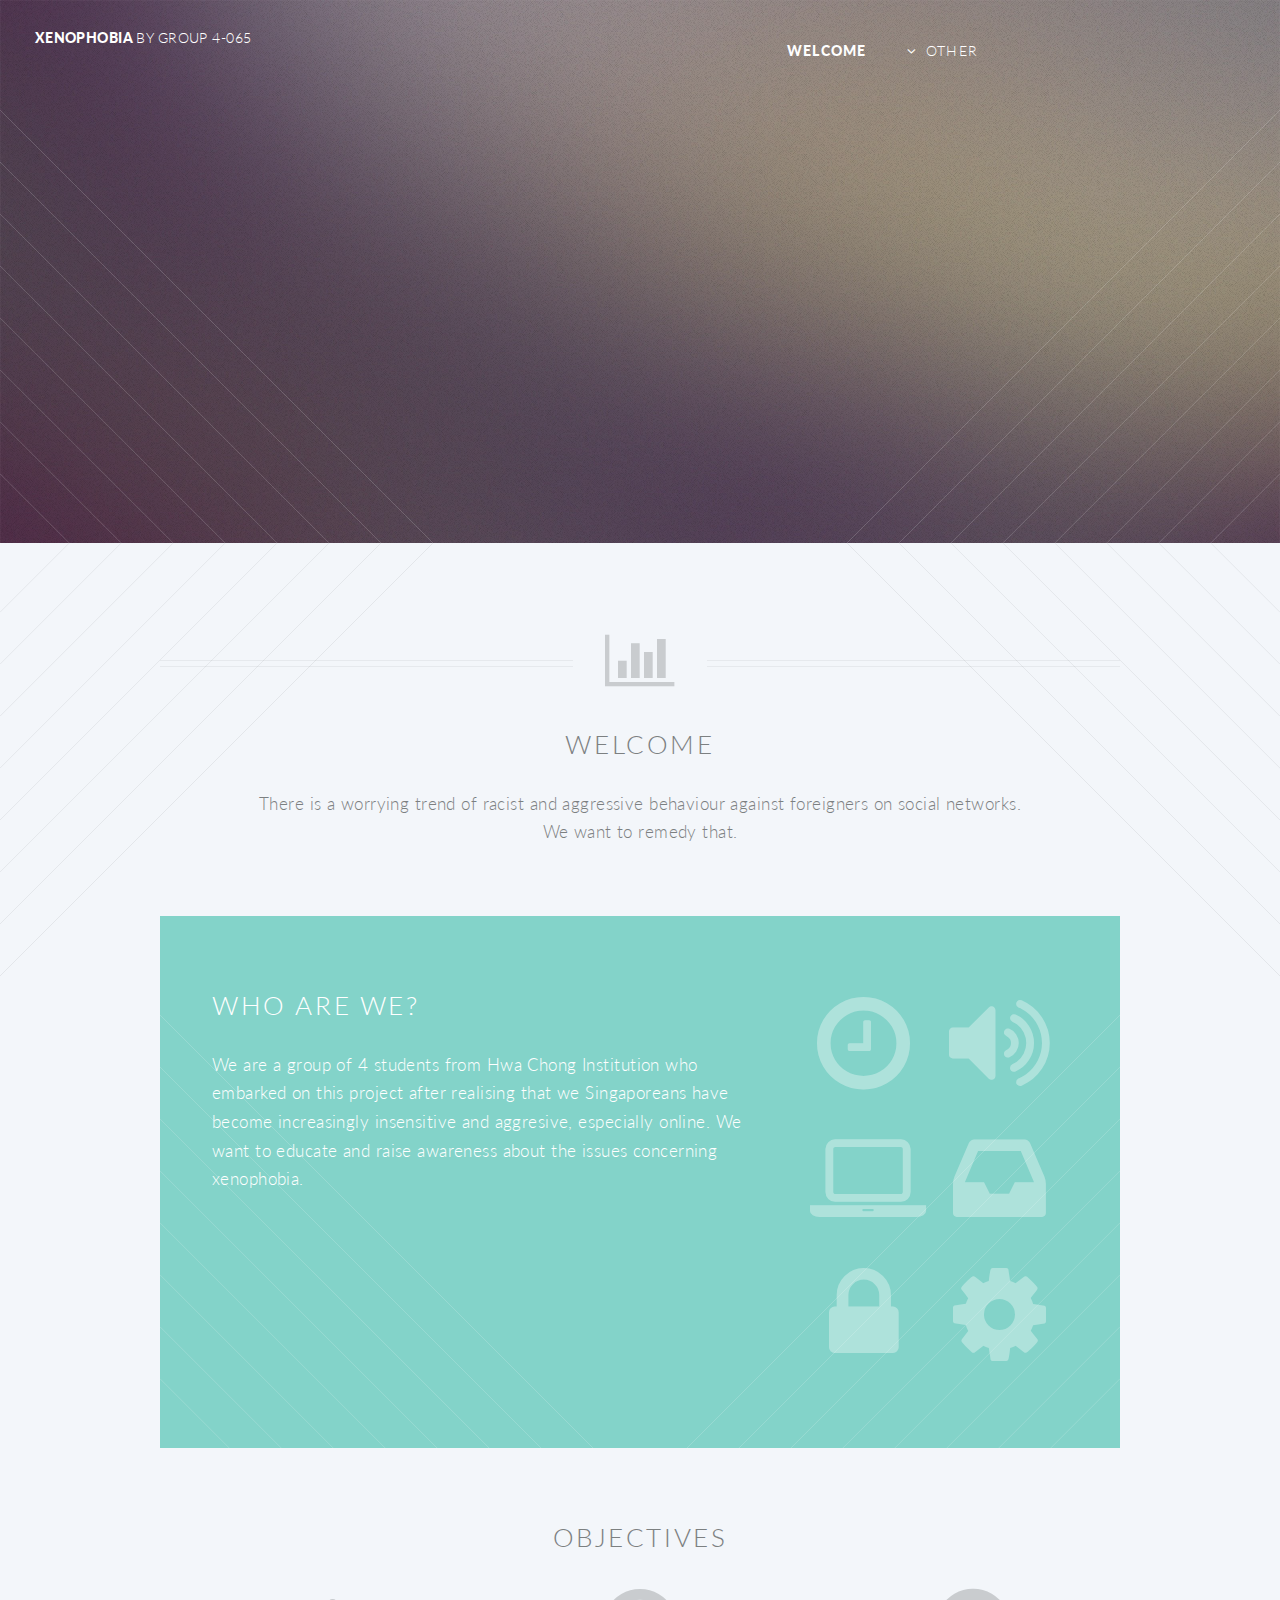
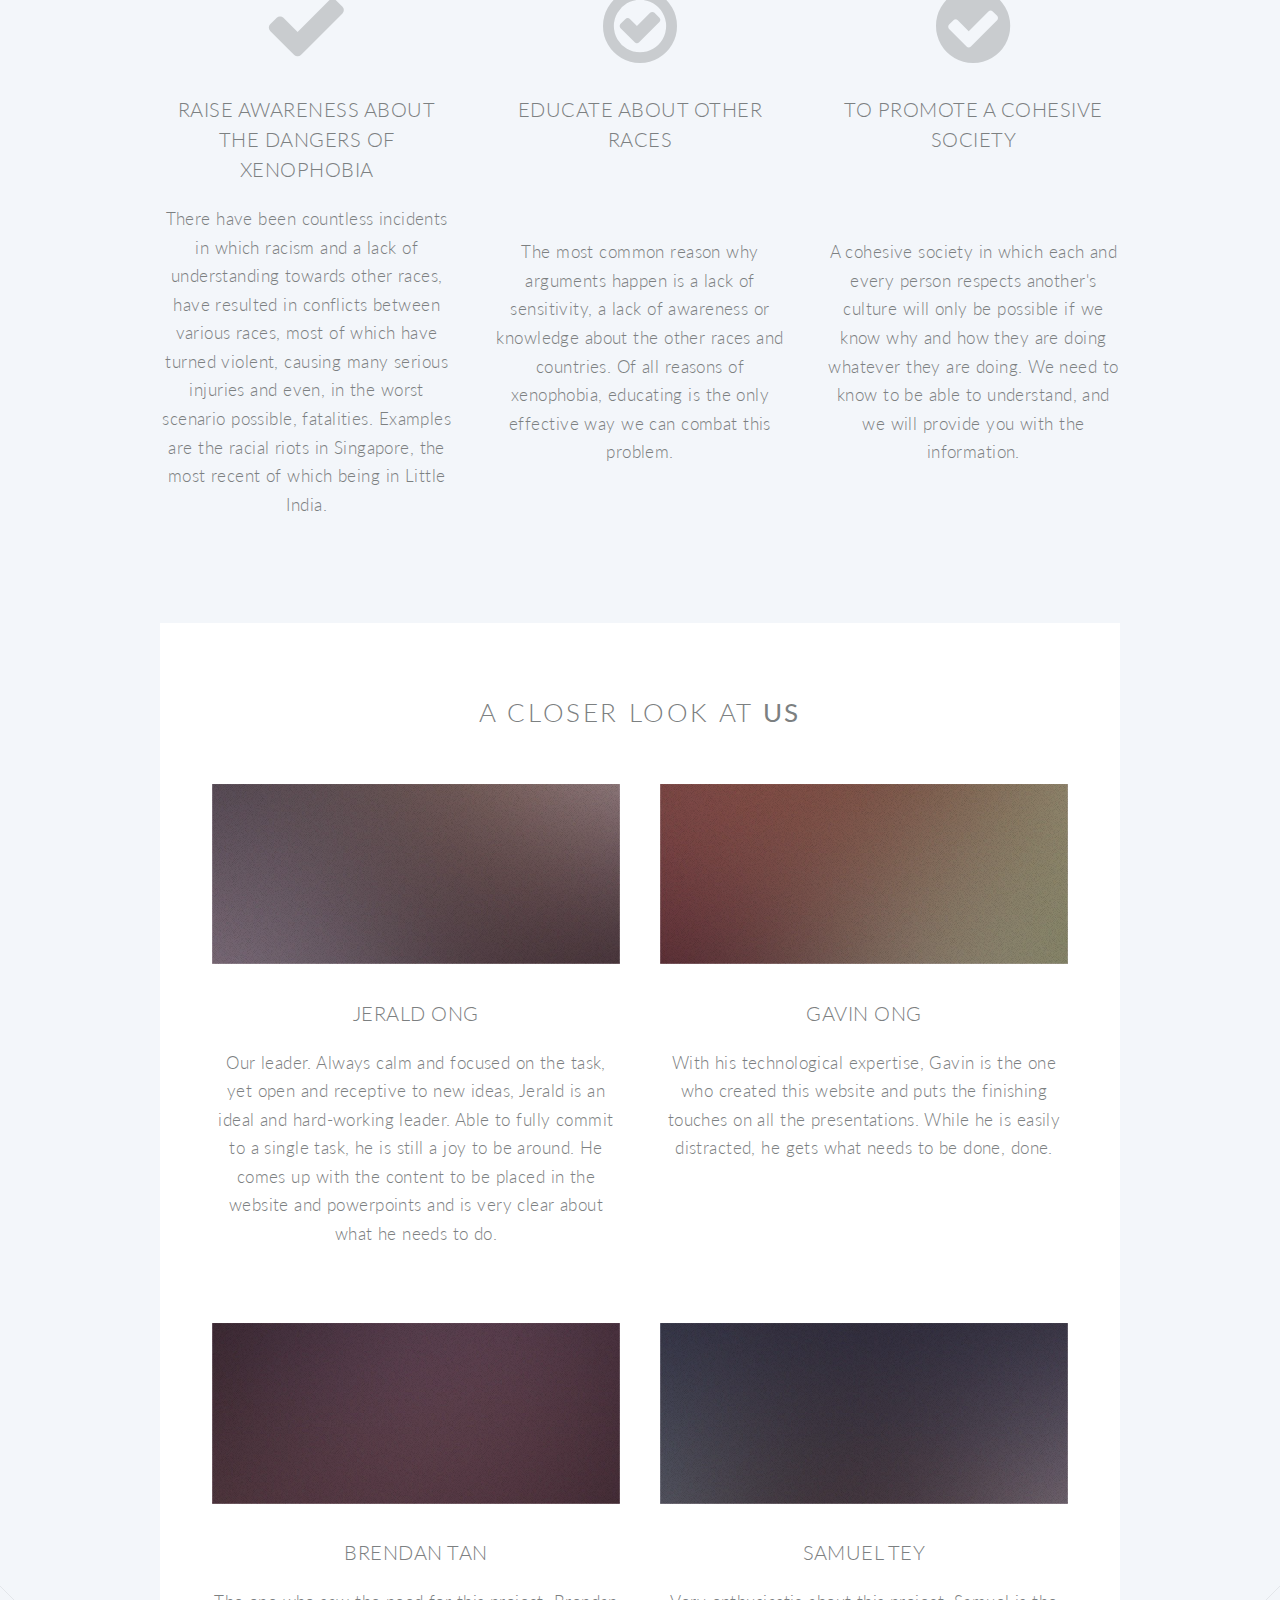
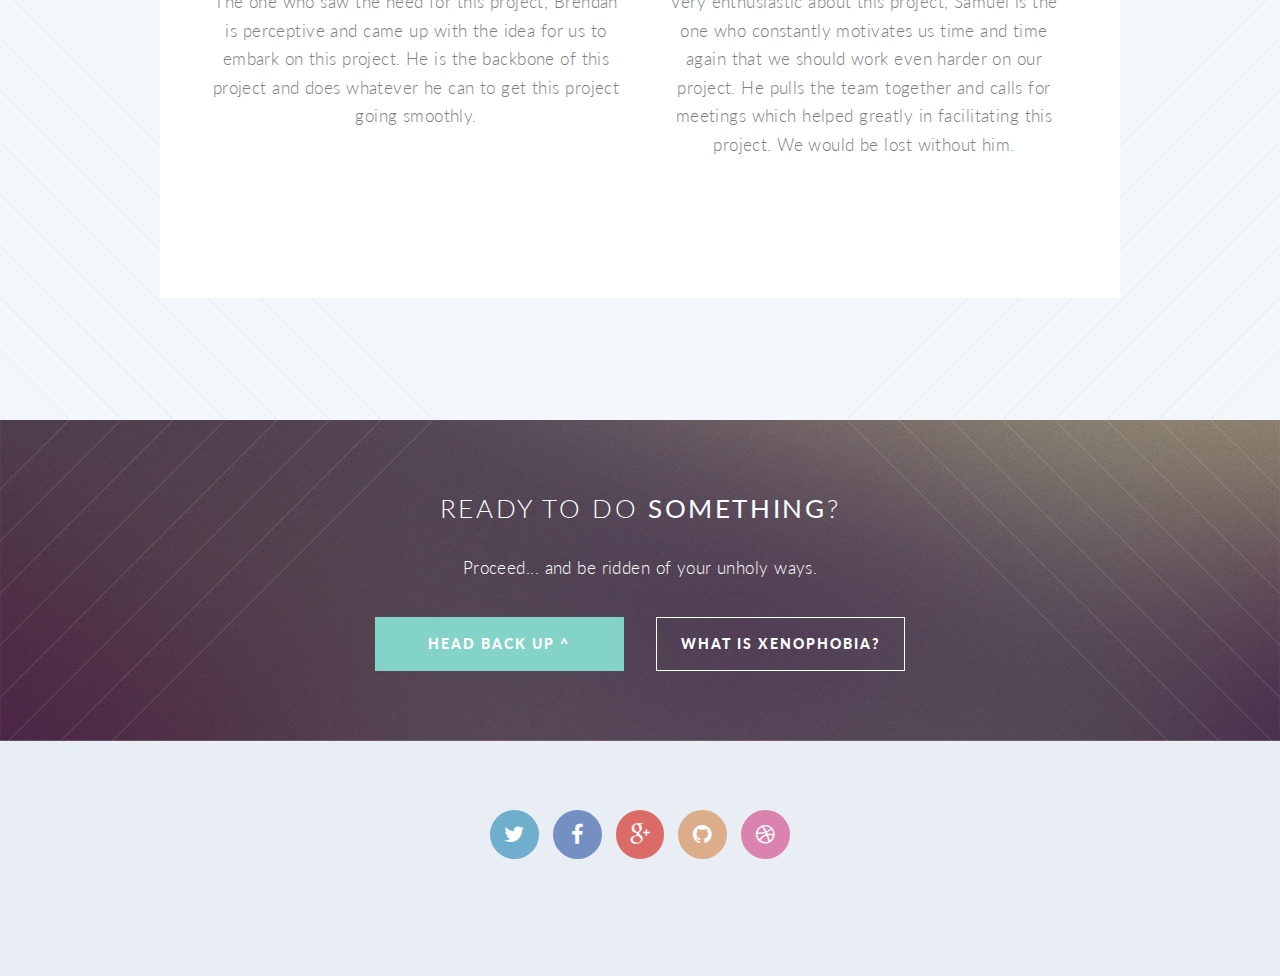
<file: index.html>
<!DOCTYPE HTML>
<!--
	Twenty by HTML5 UP
	html5up.net | @n33co
	Free for personal and commercial use under the CCA 3.0 license (html5up.net/license)
-->
<html>
	<head>
		<title>xeNOphobia by Group 4-065</title>
		<meta charset="utf-8" />
		<meta name="viewport" content="width=device-width, initial-scale=1" />
		<!--[if lte IE 8]><script src="assets/js/ie/html5shiv.js"></script><![endif]-->
		<link rel="stylesheet" href="assets/css/main.css" />
		<!--[if lte IE 8]><link rel="stylesheet" href="assets/css/ie8.css" /><![endif]-->
		<!--[if lte IE 9]><link rel="stylesheet" href="assets/css/ie9.css" /><![endif]-->
	</head>
	<body class="index">
		<div id="page-wrapper">

			<!-- Header -->
				<header id="header" class="alt">
					<h1 id="logo"><a href="index.html">xeNOphobia <span>by group 4-065</span></a></h1>
					<nav id="nav">
						<ul>
							<li class="current"><a href="index.html">Welcome</a></li>
							<li class="submenu">
								<a href="#">Other</a>
								<ul>
									<li><a href="left-sidebar.html">Examples</a></li>
									<li><a href="right-sidebar.html"></a></li>
									<li><a href="no-sidebar.html">xenophobia?</a></li>
									<li><a href="contact.html">Contact</a></li>
									<li class="submenu">
										<a href="#">Religions</a>
										<ul>
											<li><a href="islam.html">Islam</a></li>
											<li><a href="christianity.html">Christianity</a></li>
											<li><a href="buddhism.html">Buddhism</a></li>
											<li><a href="judaism.html">Judaism</a></li>
											<li><a href="atheism.html">Atheism</a></li>
										</ul>
									</li>
								</ul>
							</li>
						
						</ul>
					</nav>
				</header>

			<!-- Banner -->
				<section id="banner">

					<!--
						".inner" is set up as an inline-block so it automatically expands
						in both directions to fit whatever's inside it. This means it won't
						automatically wrap lines, so be sure to use line breaks where
						appropriate (<br />).
					-->
					<div class="inner">

						<header>
							<h2>xeNophobia</h2>
						</header>
						<p>the project to put the 'no' in xeNOphobia</p>
						<footer>
							<ul class="buttons vertical">
								<li><a href="#main" class="button fit scrolly">Tell Me More</a></li>
							</ul>
						</footer>

					</div>

				</section>

			<!-- Main -->
				<article id="main">

					<header class="special container">
						<span class="icon fa-bar-chart-o"></span>
						<h2>Welcome</h2>
						<p>There is a worrying trend of racist and aggressive behaviour  against foreigners on social networks. </p>
						<p>We want to remedy that.</p>
                  </header>

					<!-- One -->
						<section class="wrapper style2 container special-alt">
							<div class="row 50%">
								<div class="8u 12u(narrower)">

									<header>
										<h2>Who are we?</h2>
									</header>
									<p>We are a group of 4 students from Hwa Chong Institution who embarked on this project after realising that we Singaporeans have become increasingly insensitive and aggresive, especially online. We want to educate and raise awareness about the issues concerning xenophobia.</p>
									<footer>
										<ul class="buttons">
									
										</ul>
									</footer>

								</div>
								<div class="4u 12u(narrower) important(narrower)">

									<ul class="featured-icons">
										<li><span class="icon fa-clock-o"><span class="label">Feature 1</span></span></li>
										<li><span class="icon fa-volume-up"><span class="label">Feature 2</span></span></li>
										<li><span class="icon fa-laptop"><span class="label">Feature 3</span></span></li>
										<li><span class="icon fa-inbox"><span class="label">Feature 4</span></span></li>
										<li><span class="icon fa-lock"><span class="label">Feature 5</span></span></li>
										<li><span class="icon fa-cog"><span class="label">Feature 6</span></span></li>
									</ul>
   
								</div>
                               
							</div>
                           
						</section>
                     <article id="please">
                     </article>

					<!-- Two -->
                       <article id="objectives">
                   
						<section class="wrapper style1 container special">
                        <center><h2>OBJECTIVES</h2></center>
							<div class="row">
                            
								<div class="4u 12u(narrower)">
 
								  <section>
										<span class="icon featured fa-check"></span>
										<header>
											<h3>Raise awareness about the dangers of xenophobia</h3>
										</header>
										<p>There have been countless incidents in which racism and a lack of understanding towards other races, have resulted in conflicts between various races, most of which have turned violent, causing many serious injuries and even, in the worst scenario possible, fatalities. Examples are the racial riots in Singapore, the most recent of which being in Little India.</p>
									</section>

								</div>
								<div class="4u 12u(narrower)">

									<section>
										<span class="icon featured fa-check-circle-o"></span>
									  <header>
											<h3>educate about other races</h3>
										</header>
										<p>&nbsp;</p>
										<p>The most common reason why arguments happen is a lack of sensitivity, a lack of awareness or knowledge about the other races and countries. Of all reasons of xenophobia, educating is the only effective way we can combat this problem.</p>
									</section>

								</div>
								<div class="4u 12u(narrower)">

									<section>
										<span class="icon featured fa-check-circle"></span>
										<header>
											<h3>to promote a cohesive society</h3>
											<p>&nbsp;</p>
										</header>
										<p>A cohesive society in which each and every person respects another's culture will only be possible if we know why and how they are doing whatever they are doing. We need to know to be able to understand, and we will provide you with the information.</p>
									</section>

								</div>
							</div>
						</section>
</article>
					<!-- Three -->
						<section class="wrapper style3 container special">

							<header class="major">
								<h2>a closer look at  <strong>us</strong></h2>
							</header>

							<div class="row">
								<div class="6u 12u(narrower)">

									<section>
										<a href="#" class="image featured"><img src="images/pic01.jpg" alt="" /></a>
										<header>
											<h3>Jerald ong</h3>
										</header>
										<p>Our leader. Always calm and focused on the task, yet open and receptive to new ideas, Jerald is an ideal and hard-working leader. Able to fully commit to a single task, he is still a joy to be around. He comes up with the content to be placed in the website and powerpoints and is very clear about what he needs to do.</p>
									</section>

								</div>
								<div class="6u 12u(narrower)">

									<section>
										<a href="#" class="image featured"><img src="images/pic02.jpg" alt="" /></a>
										<header>
											<h3>Gavin ong</h3>
										</header>
										<p>With his technological expertise, Gavin is the one who created this website and puts the finishing touches on all the presentations. While he is easily distracted, he gets what needs to be done, done.</p>
									</section>

								</div>
							</div>
							<div class="row">
								<div class="6u 12u(narrower)">

									<section>
										<a href="#" class="image featured"><img src="images/pic03.jpg" alt="" /></a>
										<header>
											<h3>Brendan tan</h3>
										</header>
										<p>The one who saw the need for this project, Brendan is perceptive and came up with the idea for us to embark on this project. He is the backbone of this project and does whatever he can to get this project going smoothly.</p>
									</section>

								</div>
								<div class="6u 12u(narrower)">

									<section>
										<a href="#" class="image featured"><img src="images/pic04.jpg" alt="" /></a>
										<header>
											<h3>samuel tey</h3>
										</header>
										<p>Very enthusiastic about this project, Samuel is the one who constantly motivates us time and time again that we should work even harder on our project. He pulls the team together and calls for meetings which helped greatly in facilitating this project. We would be lost without him.</p>
									</section>

								</div>
							</div>

							<footer class="major">
								
							</footer>

						</section>

				</article>

			<!-- CTA -->
				<section id="cta">

					<header>
						<h2>Ready to do <strong>something</strong>?</h2>
						<p>Proceed... and be ridden of your unholy ways.</p>
					</header>
					<footer>
						<ul class="buttons">
							<li><a href="#" class="button special">head back up ^</a></li>
							<li><a href="no-sidebar.html" class="button">What is xenophobia?</a></li>
						</ul>
					</footer>

				</section>

			<!-- Footer -->
				<footer id="footer">

					<ul class="icons">
						<li><a href="#" class="icon circle fa-twitter"><span class="label">Twitter</span></a></li>
						<li><a href="#" class="icon circle fa-facebook"><span class="label">Facebook</span></a></li>
						<li><a href="#" class="icon circle fa-google-plus"><span class="label">Google+</span></a></li>
						<li><a href="#" class="icon circle fa-github"><span class="label">Github</span></a></li>
						<li><a href="#" class="icon circle fa-dribbble"><span class="label">Dribbble</span></a></li>
					</ul>

					<ul class="copyright">
						<li></li>
					</ul>

				</footer>

		</div>

		<!-- Scripts -->
			<script src="assets/js/jquery.min.js"></script>
			<script src="assets/js/jquery.dropotron.min.js"></script>
			<script src="assets/js/jquery.scrolly.min.js"></script>
			<script src="assets/js/jquery.scrollgress.min.js"></script>
			<script src="assets/js/skel.min.js"></script>
			<script src="assets/js/util.js"></script>
			<!--[if lte IE 8]><script src="assets/js/ie/respond.min.js"></script><![endif]-->
			<script src="assets/js/main.js"></script>

	</body>
</html>
</file>
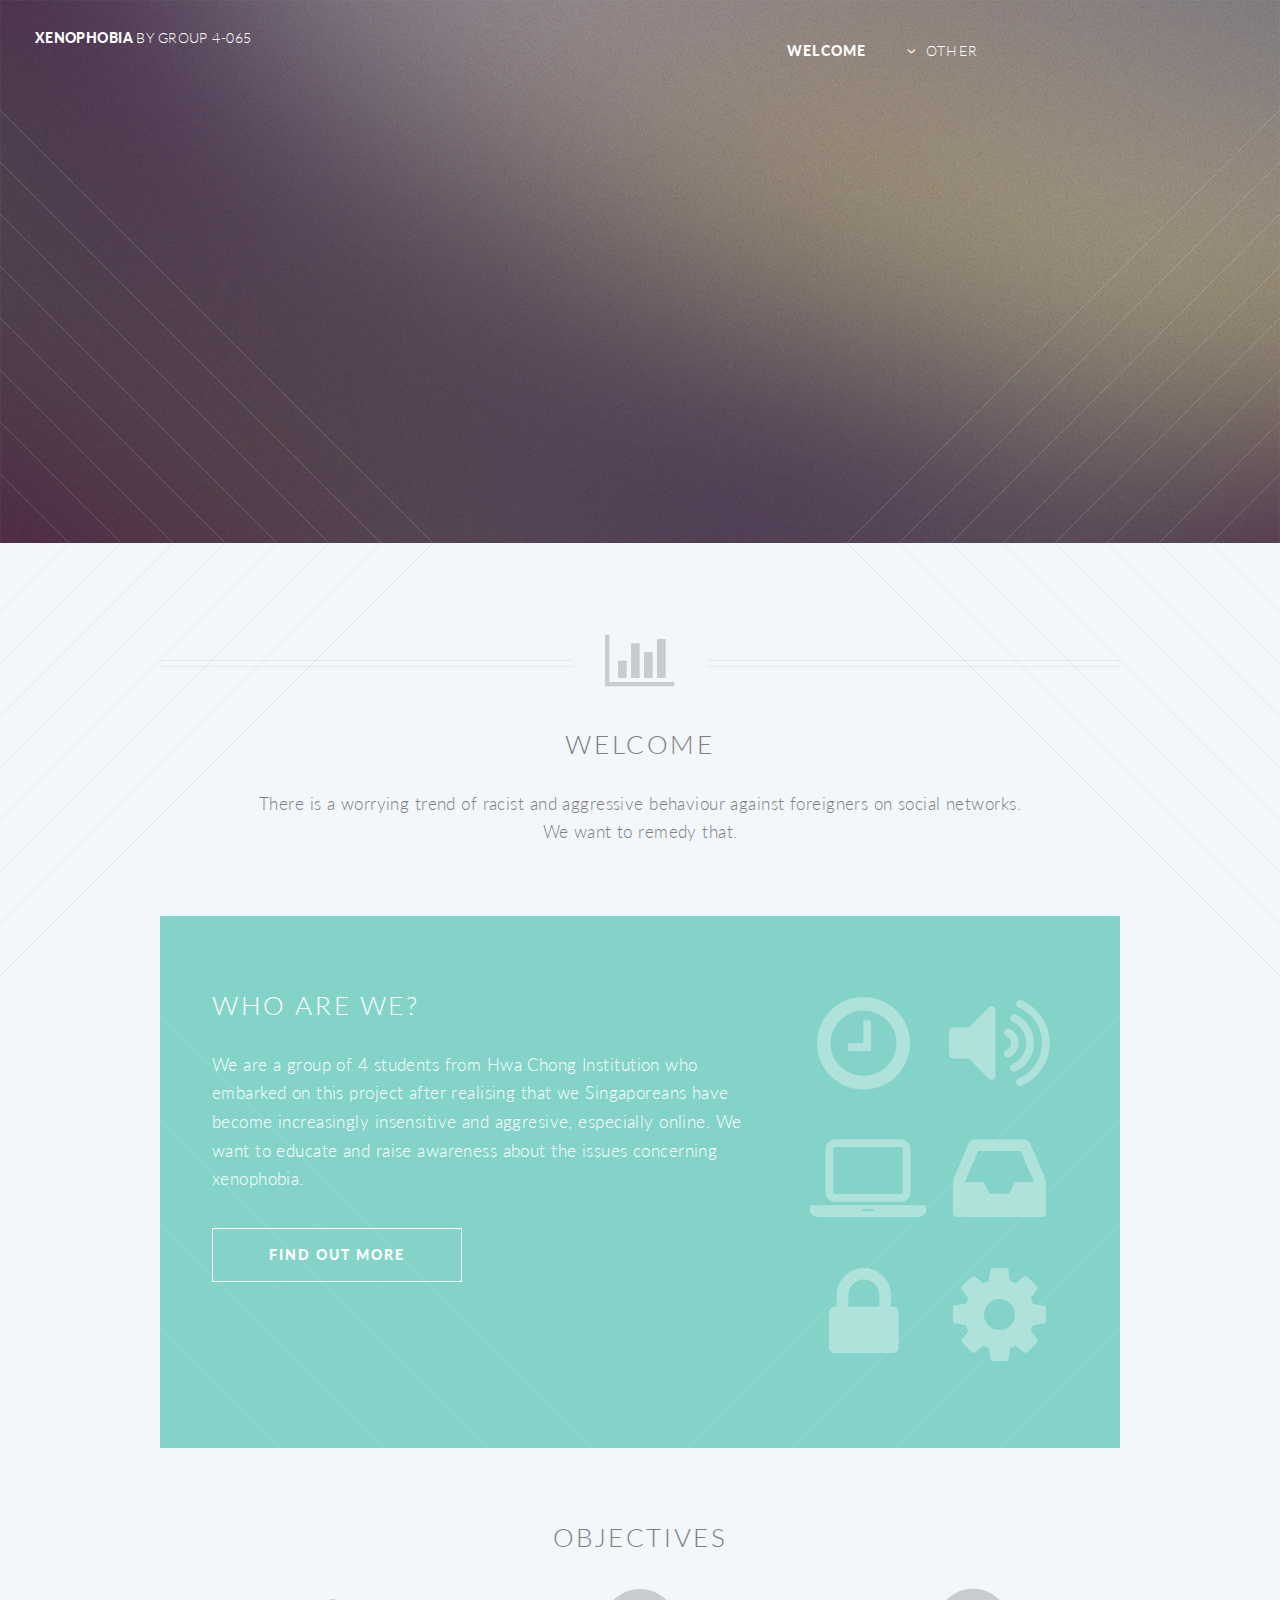
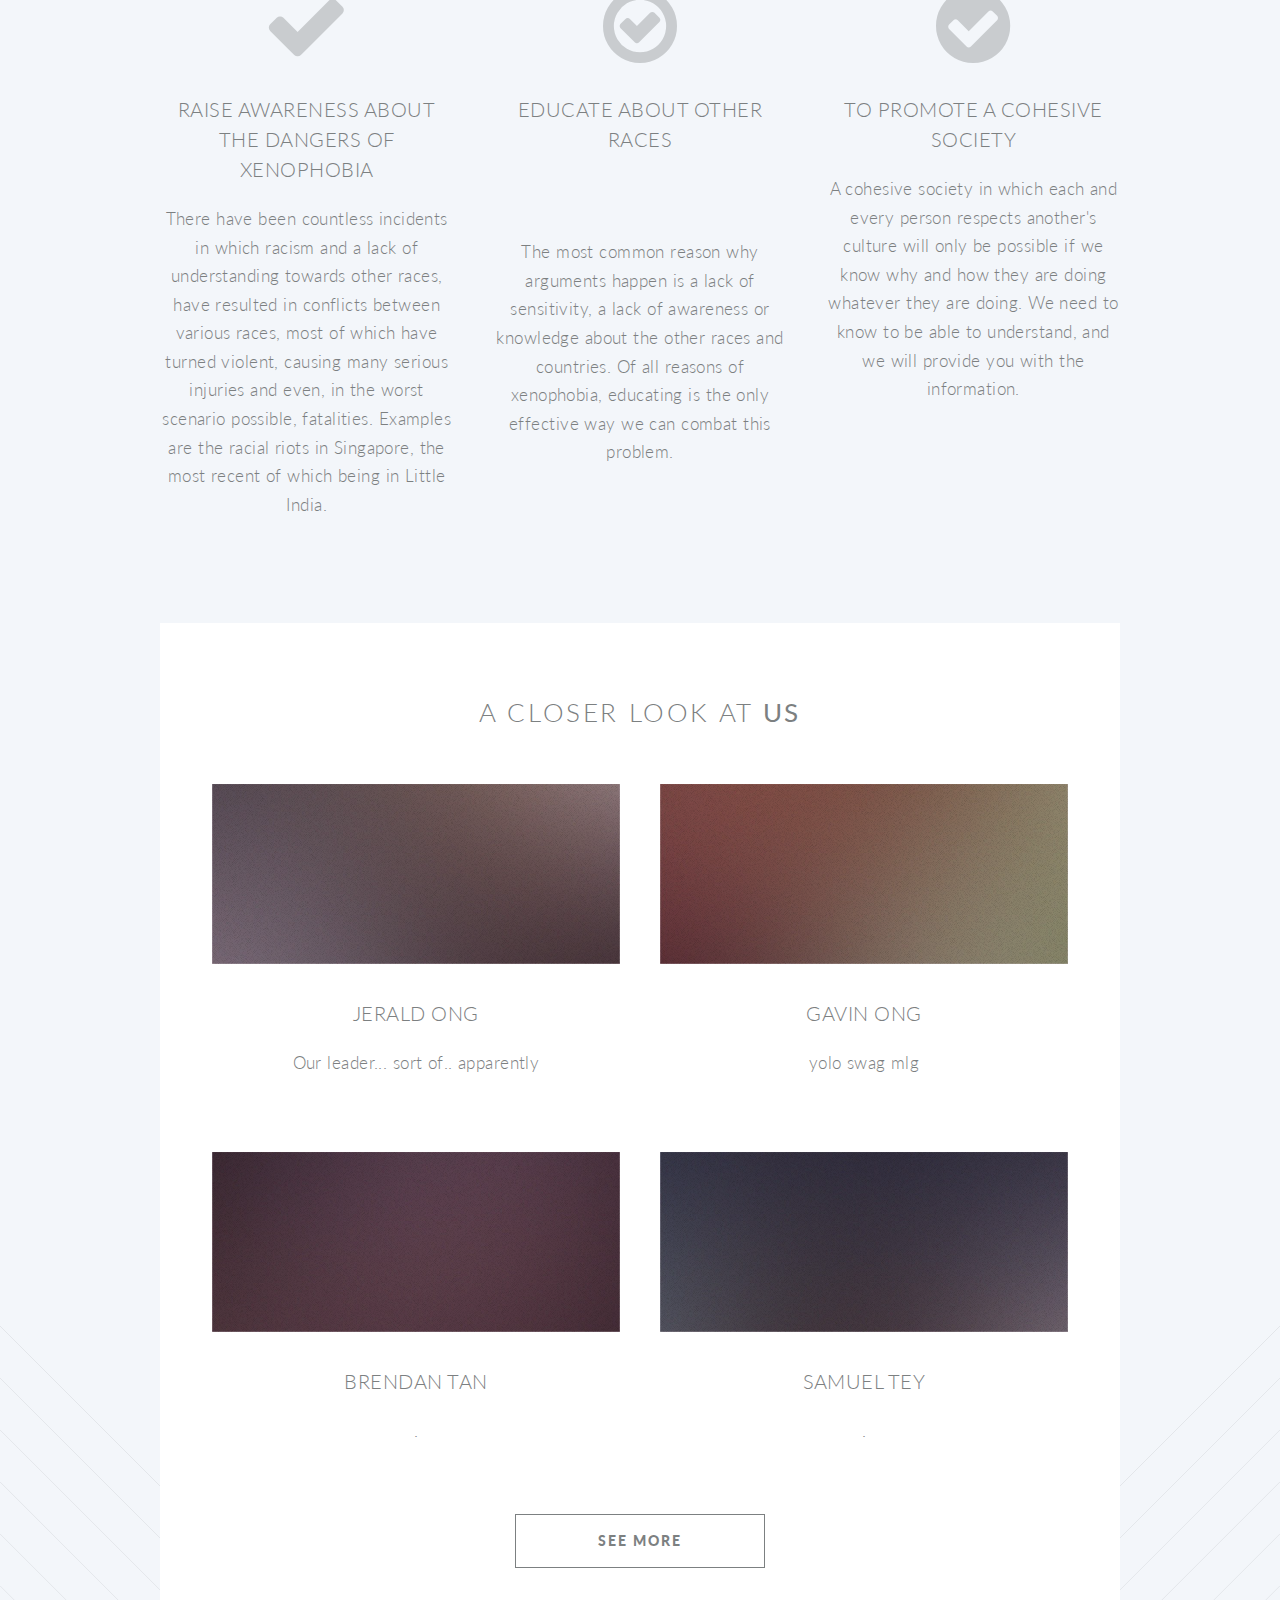
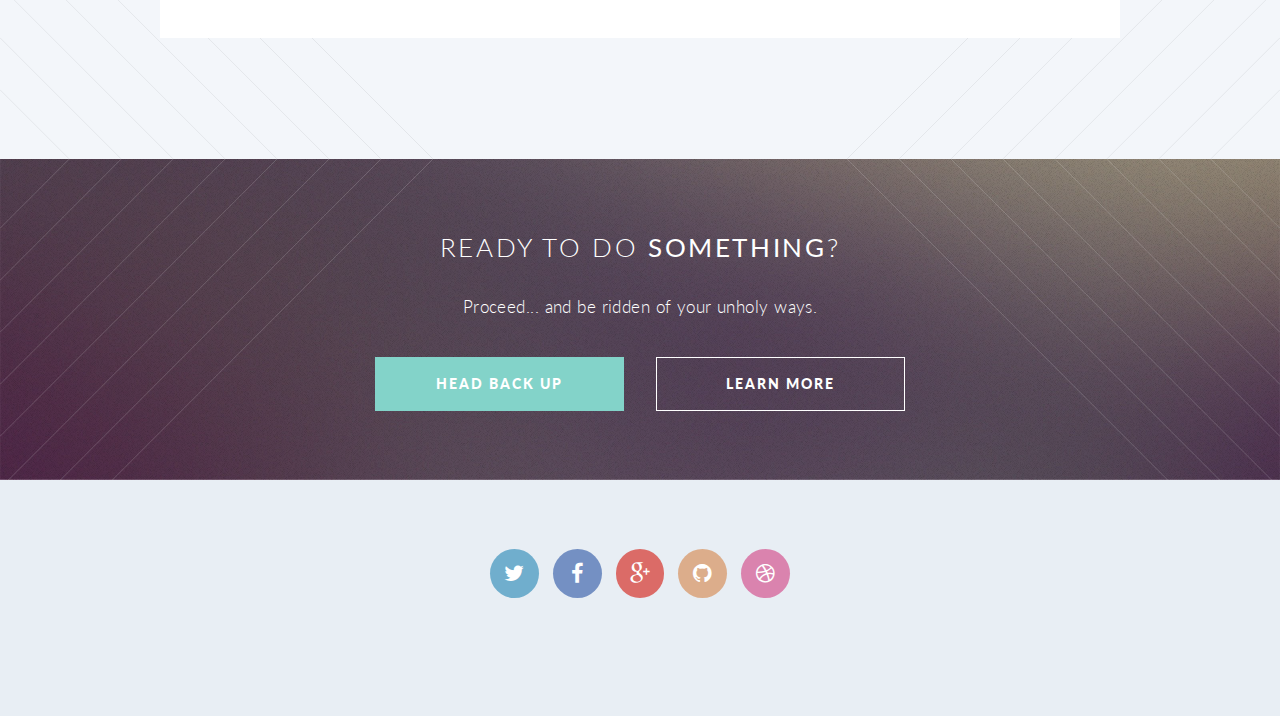
<file: atheism.html>
<!DOCTYPE HTML>
<!--
	Twenty by HTML5 UP
	html5up.net | @n33co
	Free for personal and commercial use under the CCA 3.0 license (html5up.net/license)
-->
<html>
	<head>
		<title>xeNOphobia by Group 4-065</title>
		<meta charset="utf-8" />
		<meta name="viewport" content="width=device-width, initial-scale=1" />
		<!--[if lte IE 8]><script src="assets/js/ie/html5shiv.js"></script><![endif]-->
		<link rel="stylesheet" href="assets/css/main.css" />
		<!--[if lte IE 8]><link rel="stylesheet" href="assets/css/ie8.css" /><![endif]-->
		<!--[if lte IE 9]><link rel="stylesheet" href="assets/css/ie9.css" /><![endif]-->
	</head>
	<body class="index">
		<div id="page-wrapper">

			<!-- Header -->
				<header id="header" class="alt">
					<h1 id="logo"><a href="index.html">xeNOphobia <span>by group 4-065</span></a></h1>
					<nav id="nav">
						<ul>
							<li class="current"><a href="index.html">Welcome</a></li>
							<li class="submenu">
								<a href="#">Other</a>
								<ul>
									<li><a href="left-sidebar.html">Examples</a></li>
									<li><a href="right-sidebar.html"></a></li>
									<li><a href="no-sidebar.html">No Sidebar</a></li>
									<li><a href="contact.html">Contact</a></li>
									<li class="submenu">
										<a href="#">Religions</a>
										<ul>
											<li><a href="islam.html">Islam</a></li>
											<li><a href="christianity.html">Christianity</a></li>
											<li><a href="buddhism.html">Buddhism</a></li>
											<li><a href="judaism.html">Judaism</a></li>
											<li><a href="atheism.html">Atheism</a></li>
										</ul>
									</li>
								</ul>
							</li>
						
						</ul>
					</nav>
				</header>

			<!-- Banner -->
				<section id="banner">

					<!--
						".inner" is set up as an inline-block so it automatically expands
						in both directions to fit whatever's inside it. This means it won't
						automatically wrap lines, so be sure to use line breaks where
						appropriate (<br />).
					-->
					<div class="inner">

						<header>
							<h2>xeNophobia</h2>
						</header>
						<p>the project to put the 'no' in xeNOphobia</p>
						<footer>
							<ul class="buttons vertical">
								<li><a href="#main" class="button fit scrolly">Tell Me More</a></li>
							</ul>
						</footer>

					</div>

				</section>

			<!-- Main -->
				<article id="main">

					<header class="special container">
						<span class="icon fa-bar-chart-o"></span>
						<h2>Welcome</h2>
						<p>There is a worrying trend of racist and aggressive behaviour  against foreigners on social networks. </p>
						<p>We want to remedy that.</p>
                  </header>

					<!-- One -->
						<section class="wrapper style2 container special-alt">
							<div class="row 50%">
								<div class="8u 12u(narrower)">

									<header>
										<h2>Who are we?</h2>
									</header>
									<p>We are a group of 4 students from Hwa Chong Institution who embarked on this project after realising that we Singaporeans have become increasingly insensitive and aggresive, especially online. We want to educate and raise awareness about the issues concerning xenophobia.</p>
									<footer>
										<ul class="buttons">
											<li><a href="#" class="button">Find Out More</a></li>
										</ul>
									</footer>

								</div>
								<div class="4u 12u(narrower) important(narrower)">

									<ul class="featured-icons">
										<li><span class="icon fa-clock-o"><span class="label">Feature 1</span></span></li>
										<li><span class="icon fa-volume-up"><span class="label">Feature 2</span></span></li>
										<li><span class="icon fa-laptop"><span class="label">Feature 3</span></span></li>
										<li><span class="icon fa-inbox"><span class="label">Feature 4</span></span></li>
										<li><span class="icon fa-lock"><span class="label">Feature 5</span></span></li>
										<li><span class="icon fa-cog"><span class="label">Feature 6</span></span></li>
									</ul>

								</div>
							</div>
						</section>
<center><h2>OBJECTIVES</h2></center>
					<!-- Two -->
						<section class="wrapper style1 container special">
							<div class="row">
								<div class="4u 12u(narrower)">

								  <section>
										<span class="icon featured fa-check"></span>
										<header>
											<h3>Raise awareness about the dangers of xenophobia</h3>
										</header>
										<p>There have been countless incidents in which racism and a lack of understanding towards other races, have resulted in conflicts between various races, most of which have turned violent, causing many serious injuries and even, in the worst scenario possible, fatalities. Examples are the racial riots in Singapore, the most recent of which being in Little India.</p>
									</section>

								</div>
								<div class="4u 12u(narrower)">

									<section>
										<span class="icon featured fa-check-circle-o"></span>
									  <header>
											<h3>educate about other races</h3>
										</header>
										<p>&nbsp;</p>
										<p>The most common reason why arguments happen is a lack of sensitivity, a lack of awareness or knowledge about the other races and countries. Of all reasons of xenophobia, educating is the only effective way we can combat this problem.</p>
									</section>

								</div>
								<div class="4u 12u(narrower)">

									<section>
										<span class="icon featured fa-check-circle"></span>
										<header>
											<h3>to promote a cohesive society</h3>
										</header>
										<p>A cohesive society in which each and every person respects another's culture will only be possible if we know why and how they are doing whatever they are doing. We need to know to be able to understand, and we will provide you with the information.</p>
									</section>

								</div>
							</div>
						</section>

					<!-- Three -->
						<section class="wrapper style3 container special">

							<header class="major">
								<h2>a closer look at  <strong>us</strong></h2>
							</header>

							<div class="row">
								<div class="6u 12u(narrower)">

									<section>
										<a href="#" class="image featured"><img src="images/pic01.jpg" alt="" /></a>
										<header>
											<h3>Jerald ong</h3>
										</header>
										<p>Our leader... sort of.. apparently</p>
									</section>

								</div>
								<div class="6u 12u(narrower)">

									<section>
										<a href="#" class="image featured"><img src="images/pic02.jpg" alt="" /></a>
										<header>
											<h3>Gavin ong</h3>
										</header>
										<p>yolo swag mlg</p>
									</section>

								</div>
							</div>
							<div class="row">
								<div class="6u 12u(narrower)">

									<section>
										<a href="#" class="image featured"><img src="images/pic03.jpg" alt="" /></a>
										<header>
											<h3>Brendan tan</h3>
										</header>
										<p>.</p>
									</section>

								</div>
								<div class="6u 12u(narrower)">

									<section>
										<a href="#" class="image featured"><img src="images/pic04.jpg" alt="" /></a>
										<header>
											<h3>samuel tey</h3>
										</header>
										<p>.</p>
									</section>

								</div>
							</div>

							<footer class="major">
								<ul class="buttons">
									<li><a href="#" class="button">See More</a></li>
								</ul>
							</footer>

						</section>

				</article>

			<!-- CTA -->
				<section id="cta">

					<header>
						<h2>Ready to do <strong>something</strong>?</h2>
						<p>Proceed... and be ridden of your unholy ways.</p>
					</header>
					<footer>
						<ul class="buttons">
							<li><a href="#" class="button special">head back up</a></li>
							<li><a href="left-sidebar.html" class="button">Learn more</a></li>
						</ul>
					</footer>

				</section>

			<!-- Footer -->
				<footer id="footer">

					<ul class="icons">
						<li><a href="#" class="icon circle fa-twitter"><span class="label">Twitter</span></a></li>
						<li><a href="#" class="icon circle fa-facebook"><span class="label">Facebook</span></a></li>
						<li><a href="#" class="icon circle fa-google-plus"><span class="label">Google+</span></a></li>
						<li><a href="#" class="icon circle fa-github"><span class="label">Github</span></a></li>
						<li><a href="#" class="icon circle fa-dribbble"><span class="label">Dribbble</span></a></li>
					</ul>

					<ul class="copyright">
						<li></li>
					</ul>

				</footer>

		</div>

		<!-- Scripts -->
			<script src="assets/js/jquery.min.js"></script>
			<script src="assets/js/jquery.dropotron.min.js"></script>
			<script src="assets/js/jquery.scrolly.min.js"></script>
			<script src="assets/js/jquery.scrollgress.min.js"></script>
			<script src="assets/js/skel.min.js"></script>
			<script src="assets/js/util.js"></script>
			<!--[if lte IE 8]><script src="assets/js/ie/respond.min.js"></script><![endif]-->
			<script src="assets/js/main.js"></script>

	</body>
</html>
</file>
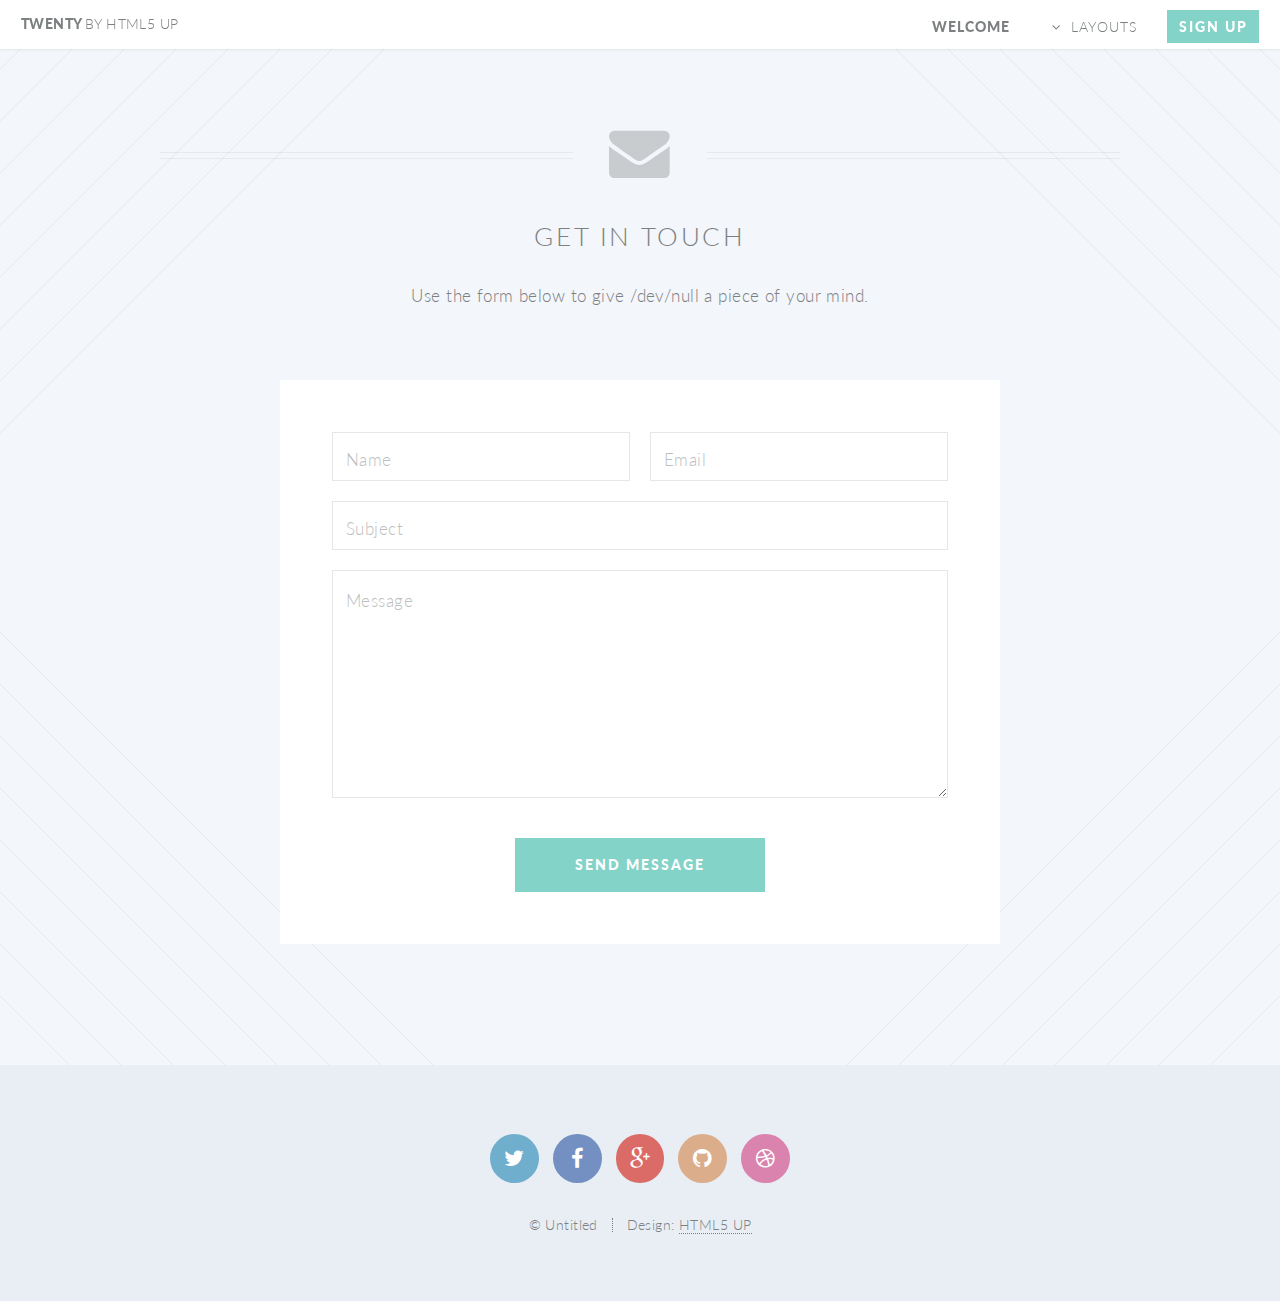
<file: contact.html>
<!DOCTYPE HTML>
<!--
	Twenty by HTML5 UP
	html5up.net | @n33co
	Free for personal and commercial use under the CCA 3.0 license (html5up.net/license)
-->
<html>
	<head>
		<title>Contact - Twenty by HTML5 UP</title>
		<meta charset="utf-8" />
		<meta name="viewport" content="width=device-width, initial-scale=1" />
		<!--[if lte IE 8]><script src="assets/js/ie/html5shiv.js"></script><![endif]-->
		<link rel="stylesheet" href="assets/css/main.css" />
		<!--[if lte IE 8]><link rel="stylesheet" href="assets/css/ie8.css" /><![endif]-->
		<!--[if lte IE 9]><link rel="stylesheet" href="assets/css/ie9.css" /><![endif]-->
	</head>
	<body class="contact">
		<div id="page-wrapper">

			<!-- Header -->
				<header id="header">
					<h1 id="logo"><a href="index.html">Twenty <span>by HTML5 UP</span></a></h1>
					<nav id="nav">
						<ul>
							<li class="current"><a href="index.html">Welcome</a></li>
							<li class="submenu">
								<a href="#">Layouts</a>
								<ul>
									<li><a href="left-sidebar.html">Left Sidebar</a></li>
									<li><a href="right-sidebar.html">Right Sidebar</a></li>
									<li><a href="no-sidebar.html">No Sidebar</a></li>
									<li><a href="contact.html">Contact</a></li>
									<li class="submenu">
										<a href="#">Submenu</a>
										<ul>
											<li><a href="#">Dolore Sed</a></li>
											<li><a href="#">Consequat</a></li>
											<li><a href="#">Lorem Magna</a></li>
											<li><a href="#">Sed Magna</a></li>
											<li><a href="#">Ipsum Nisl</a></li>
										</ul>
									</li>
								</ul>
							</li>
							<li><a href="#" class="button special">Sign Up</a></li>
						</ul>
					</nav>
				</header>

			<!-- Main -->
				<article id="main">

					<header class="special container">
						<span class="icon fa-envelope"></span>
						<h2>Get In Touch</h2>
						<p>Use the form below to give /dev/null a piece of your mind.</p>
					</header>

					<!-- One -->
						<section class="wrapper style4 special container 75%">

							<!-- Content -->
								<div class="content">
									<form>
										<div class="row 50%">
											<div class="6u 12u(mobile)">
												<input type="text" name="name" placeholder="Name" />
											</div>
											<div class="6u 12u(mobile)">
												<input type="text" name="email" placeholder="Email" />
											</div>
										</div>
										<div class="row 50%">
											<div class="12u">
												<input type="text" name="subject" placeholder="Subject" />
											</div>
										</div>
										<div class="row 50%">
											<div class="12u">
												<textarea name="message" placeholder="Message" rows="7"></textarea>
											</div>
										</div>
										<div class="row">
											<div class="12u">
												<ul class="buttons">
													<li><input type="submit" class="special" value="Send Message" /></li>
												</ul>
											</div>
										</div>
									</form>
								</div>

						</section>

				</article>

			<!-- Footer -->
				<footer id="footer">

					<ul class="icons">
						<li><a href="#" class="icon circle fa-twitter"><span class="label">Twitter</span></a></li>
						<li><a href="#" class="icon circle fa-facebook"><span class="label">Facebook</span></a></li>
						<li><a href="#" class="icon circle fa-google-plus"><span class="label">Google+</span></a></li>
						<li><a href="#" class="icon circle fa-github"><span class="label">Github</span></a></li>
						<li><a href="#" class="icon circle fa-dribbble"><span class="label">Dribbble</span></a></li>
					</ul>

					<ul class="copyright">
						<li>&copy; Untitled</li><li>Design: <a href="http://html5up.net">HTML5 UP</a></li>
					</ul>

				</footer>

		</div>

		<!-- Scripts -->
			<script src="assets/js/jquery.min.js"></script>
			<script src="assets/js/jquery.dropotron.min.js"></script>
			<script src="assets/js/jquery.scrolly.min.js"></script>
			<script src="assets/js/jquery.scrollgress.min.js"></script>
			<script src="assets/js/skel.min.js"></script>
			<script src="assets/js/util.js"></script>
			<!--[if lte IE 8]><script src="assets/js/ie/respond.min.js"></script><![endif]-->
			<script src="assets/js/main.js"></script>

	</body>
</html>
</file>
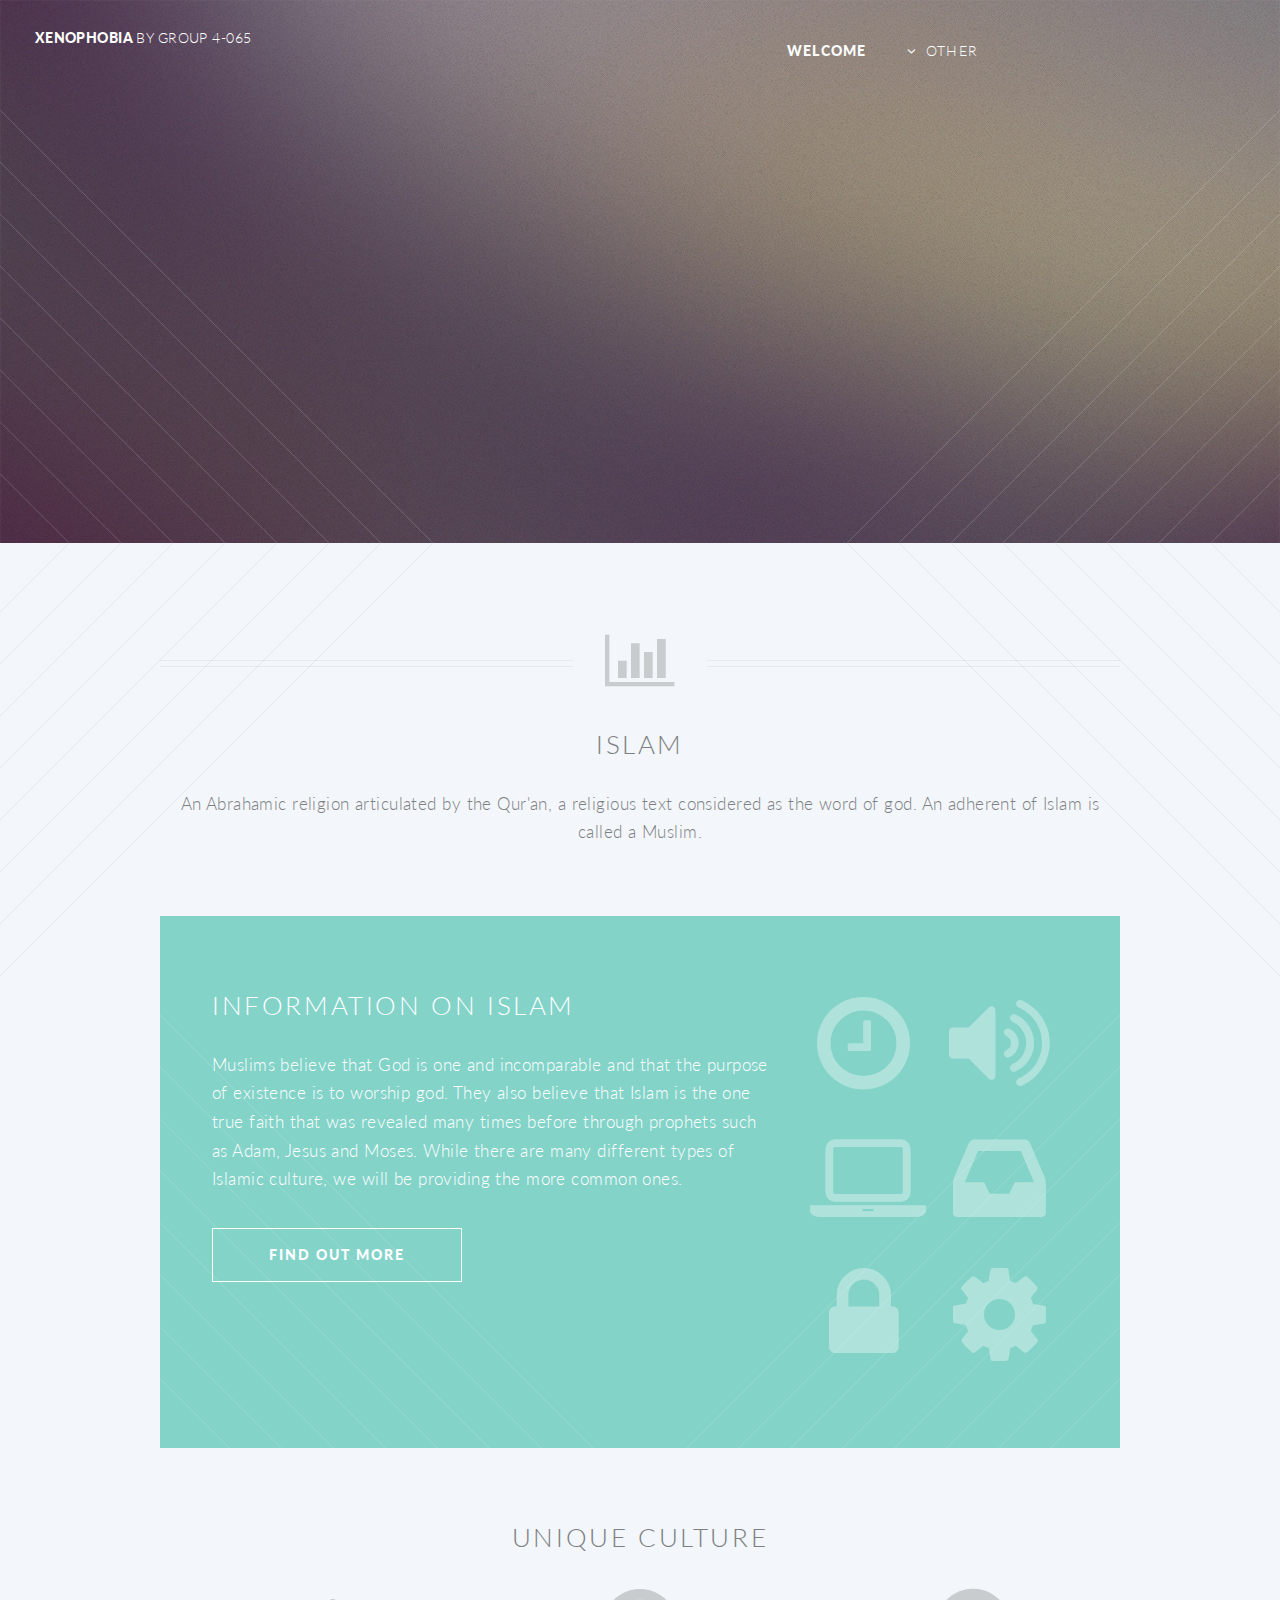
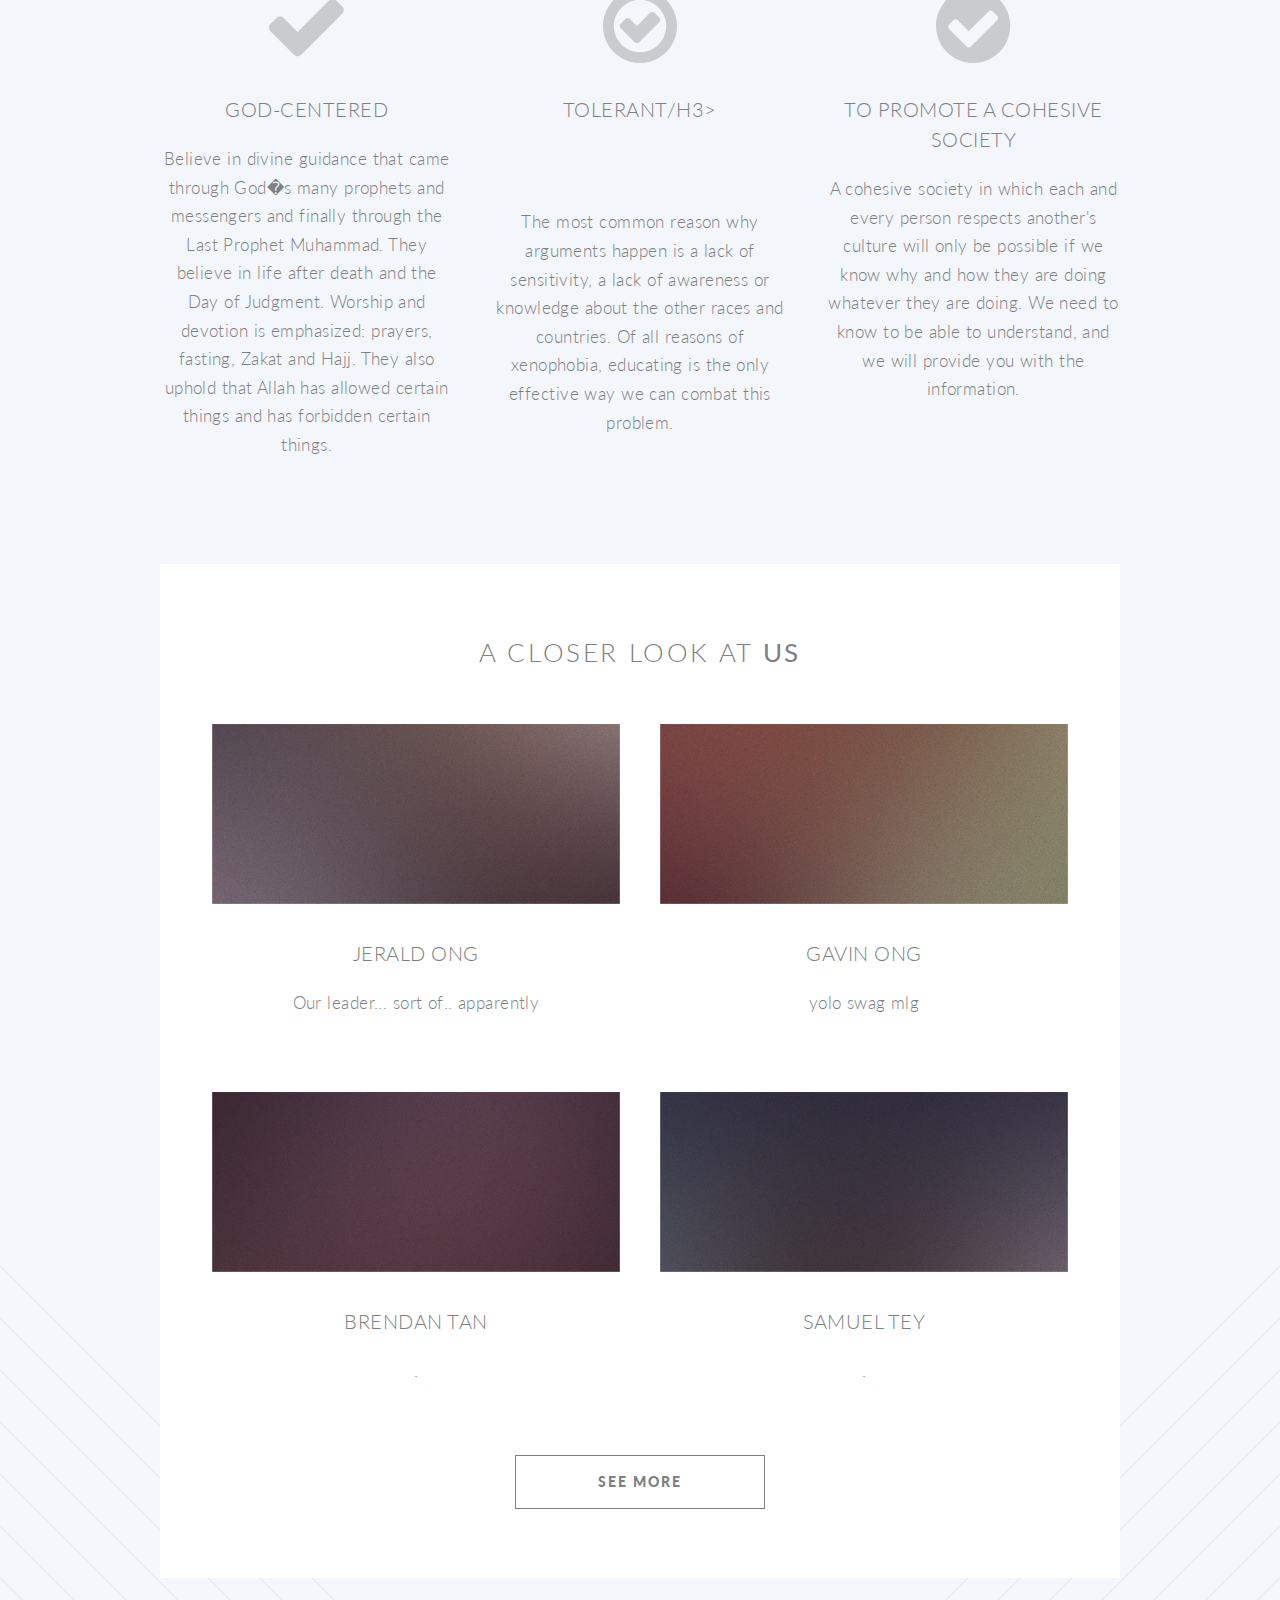
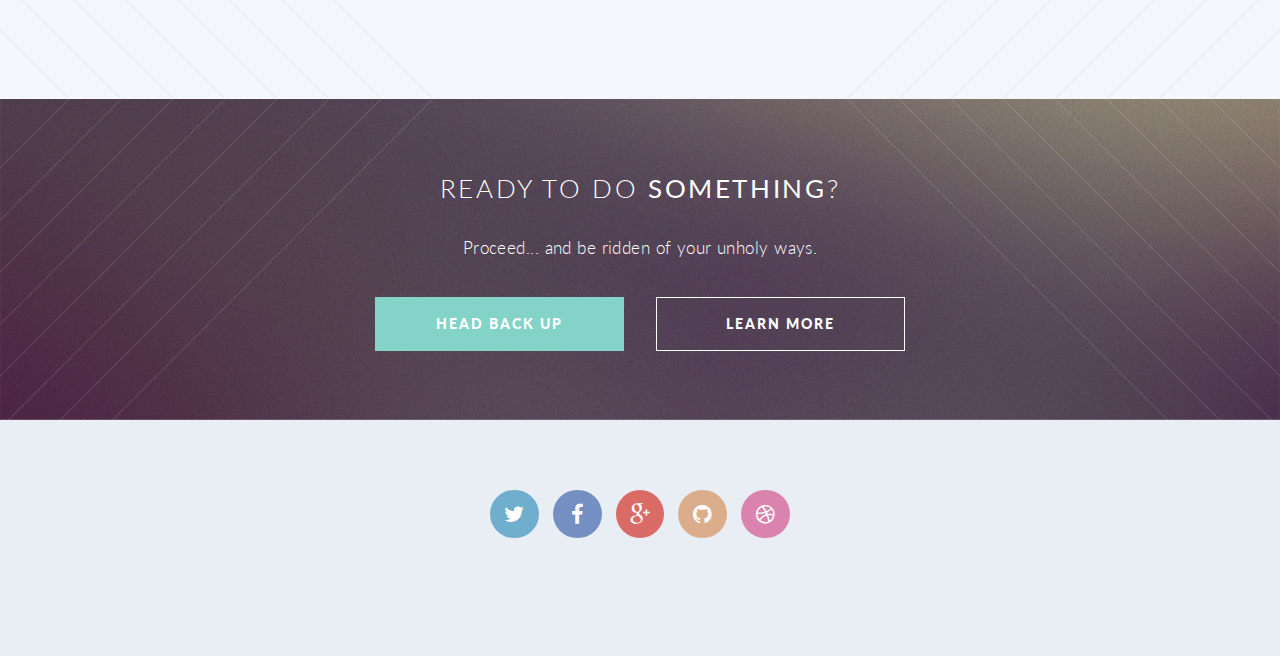
<file: islam.html>
<!DOCTYPE HTML>
<!--
	Twenty by HTML5 UP
	html5up.net | @n33co
	Free for personal and commercial use under the CCA 3.0 license (html5up.net/license)
-->
<html>
	<head>
		<title>xeNOphobia by Group 4-065</title>
		<meta charset="utf-8" />
		<meta name="viewport" content="width=device-width, initial-scale=1" />
		<!--[if lte IE 8]><script src="assets/js/ie/html5shiv.js"></script><![endif]-->
		<link rel="stylesheet" href="assets/css/main.css" />
		<!--[if lte IE 8]><link rel="stylesheet" href="assets/css/ie8.css" /><![endif]-->
		<!--[if lte IE 9]><link rel="stylesheet" href="assets/css/ie9.css" /><![endif]-->
	</head>
	<body class="index">
		<div id="page-wrapper">

			<!-- Header -->
				<header id="header" class="alt">
					<h1 id="logo"><a href="index.html">xeNOphobia <span>by group 4-065</span></a></h1>
					<nav id="nav">
						<ul>
							<li class="current"><a href="index.html">Welcome</a></li>
							<li class="submenu">
								<a href="#">Other</a>
								<ul>
									<li><a href="left-sidebar.html">Examples</a></li>
									<li><a href="right-sidebar.html"></a></li>
									<li><a href="no-sidebar.html">No Sidebar</a></li>
									<li><a href="contact.html">Contact</a></li>
									<li class="submenu">
										<a href="#">Religions</a>
										<ul>
											<li><a href="islam.html">Islam</a></li>
											<li><a href="christianity.html">Christianity</a></li>
											<li><a href="buddhism.html">Buddhism</a></li>
											<li><a href="judaism.html">Judaism</a></li>
											<li><a href="atheism.html">Atheism</a></li>
										</ul>
									</li>
								</ul>
							</li>
						
						</ul>
					</nav>
				</header>

			<!-- Banner -->
				<section id="banner">

					<!--
						".inner" is set up as an inline-block so it automatically expands
						in both directions to fit whatever's inside it. This means it won't
						automatically wrap lines, so be sure to use line breaks where
						appropriate (<br />).
					-->
					<div class="inner">

						<header>
							<h2>xeNophobia</h2>
						</header>
						<p>the project to put the 'no' in xeNOphobia</p>
						<footer>
							<ul class="buttons vertical">
								<li><a href="#main" class="button fit scrolly">islam</a></li>
							</ul>
						</footer>

					</div>

				</section>

			<!-- Main -->
				<article id="main">

					<header class="special container">
						<span class="icon fa-bar-chart-o"></span>
						<h2>Islam</h2>
						<p>An Abrahamic religion articulated by the Qur'an, a religious text considered as the word of god. An adherent of Islam is called a Muslim.</p>
                  </header>

					<!-- One -->
						<section class="wrapper style2 container special-alt">
							<div class="row 50%">
								<div class="8u 12u(narrower)">

									<header>
										<h2>information on islam</h2>
									</header>
									<p>Muslims believe that God is one and incomparable and that the purpose of existence is to worship god. They also believe that Islam is the one true faith that was revealed many times before through prophets such as Adam, Jesus and Moses. While there are many different types of Islamic culture, we will be providing the more common ones.</p>
									<footer>
										<ul class="buttons">
											<li><a href="#" class="button">Find Out More</a></li>
										</ul>
									</footer>

								</div>
								<div class="4u 12u(narrower) important(narrower)">

									<ul class="featured-icons">
										<li><span class="icon fa-clock-o"><span class="label">Feature 1</span></span></li>
										<li><span class="icon fa-volume-up"><span class="label">Feature 2</span></span></li>
										<li><span class="icon fa-laptop"><span class="label">Feature 3</span></span></li>
										<li><span class="icon fa-inbox"><span class="label">Feature 4</span></span></li>
										<li><span class="icon fa-lock"><span class="label">Feature 5</span></span></li>
										<li><span class="icon fa-cog"><span class="label">Feature 6</span></span></li>
									</ul>

								</div>
							</div>
						</section>
<center><h2>Unique Culture</h2></center>
					<!-- Two -->
						<section class="wrapper style1 container special">
							<div class="row">
								<div class="4u 12u(narrower)">

								  <section>
										<span class="icon featured fa-check"></span>
										<header>
											<h3>God-centered</h3>
										</header>
										<p>Believe in divine guidance that came through God�s many prophets and messengers and finally through the Last Prophet Muhammad. They believe in life after death and the Day of Judgment. Worship and devotion is emphasized: prayers, fasting, Zakat and Hajj. They also uphold that Allah has allowed certain things and has forbidden certain things.</p>
									</section>

								</div>
								<div class="4u 12u(narrower)">

									<section>
										<span class="icon featured fa-check-circle-o"></span>
									  <header>
											<h3>Tolerant/h3>
										</header>
										<p>&nbsp;</p>
										<p>The most common reason why arguments happen is a lack of sensitivity, a lack of awareness or knowledge about the other races and countries. Of all reasons of xenophobia, educating is the only effective way we can combat this problem.</p>
									</section>

								</div>
								<div class="4u 12u(narrower)">

									<section>
										<span class="icon featured fa-check-circle"></span>
										<header>
											<h3>to promote a cohesive society</h3>
										</header>
										<p>A cohesive society in which each and every person respects another's culture will only be possible if we know why and how they are doing whatever they are doing. We need to know to be able to understand, and we will provide you with the information.</p>
									</section>

								</div>
							</div>
						</section>

					<!-- Three -->
						<section class="wrapper style3 container special">

							<header class="major">
								<h2>a closer look at  <strong>us</strong></h2>
							</header>

							<div class="row">
								<div class="6u 12u(narrower)">

									<section>
										<a href="#" class="image featured"><img src="images/pic01.jpg" alt="" /></a>
										<header>
											<h3>Jerald ong</h3>
										</header>
										<p>Our leader... sort of.. apparently</p>
									</section>

								</div>
								<div class="6u 12u(narrower)">

									<section>
										<a href="#" class="image featured"><img src="images/pic02.jpg" alt="" /></a>
										<header>
											<h3>Gavin ong</h3>
										</header>
										<p>yolo swag mlg</p>
									</section>

								</div>
							</div>
							<div class="row">
								<div class="6u 12u(narrower)">

									<section>
										<a href="#" class="image featured"><img src="images/pic03.jpg" alt="" /></a>
										<header>
											<h3>Brendan tan</h3>
										</header>
										<p>.</p>
									</section>

								</div>
								<div class="6u 12u(narrower)">

									<section>
										<a href="#" class="image featured"><img src="images/pic04.jpg" alt="" /></a>
										<header>
											<h3>samuel tey</h3>
										</header>
										<p>.</p>
									</section>

								</div>
							</div>

							<footer class="major">
								<ul class="buttons">
									<li><a href="#" class="button">See More</a></li>
								</ul>
							</footer>

						</section>

				</article>

			<!-- CTA -->
				<section id="cta">

					<header>
						<h2>Ready to do <strong>something</strong>?</h2>
						<p>Proceed... and be ridden of your unholy ways.</p>
					</header>
					<footer>
						<ul class="buttons">
							<li><a href="#" class="button special">head back up</a></li>
							<li><a href="left-sidebar.html" class="button">Learn more</a></li>
						</ul>
					</footer>

				</section>

			<!-- Footer -->
				<footer id="footer">

					<ul class="icons">
						<li><a href="#" class="icon circle fa-twitter"><span class="label">Twitter</span></a></li>
						<li><a href="#" class="icon circle fa-facebook"><span class="label">Facebook</span></a></li>
						<li><a href="#" class="icon circle fa-google-plus"><span class="label">Google+</span></a></li>
						<li><a href="#" class="icon circle fa-github"><span class="label">Github</span></a></li>
						<li><a href="#" class="icon circle fa-dribbble"><span class="label">Dribbble</span></a></li>
					</ul>

					<ul class="copyright">
						<li></li>
					</ul>

				</footer>

		</div>

		<!-- Scripts -->
			<script src="assets/js/jquery.min.js"></script>
			<script src="assets/js/jquery.dropotron.min.js"></script>
			<script src="assets/js/jquery.scrolly.min.js"></script>
			<script src="assets/js/jquery.scrollgress.min.js"></script>
			<script src="assets/js/skel.min.js"></script>
			<script src="assets/js/util.js"></script>
			<!--[if lte IE 8]><script src="assets/js/ie/respond.min.js"></script><![endif]-->
			<script src="assets/js/main.js"></script>

	</body>
</html>
</file>
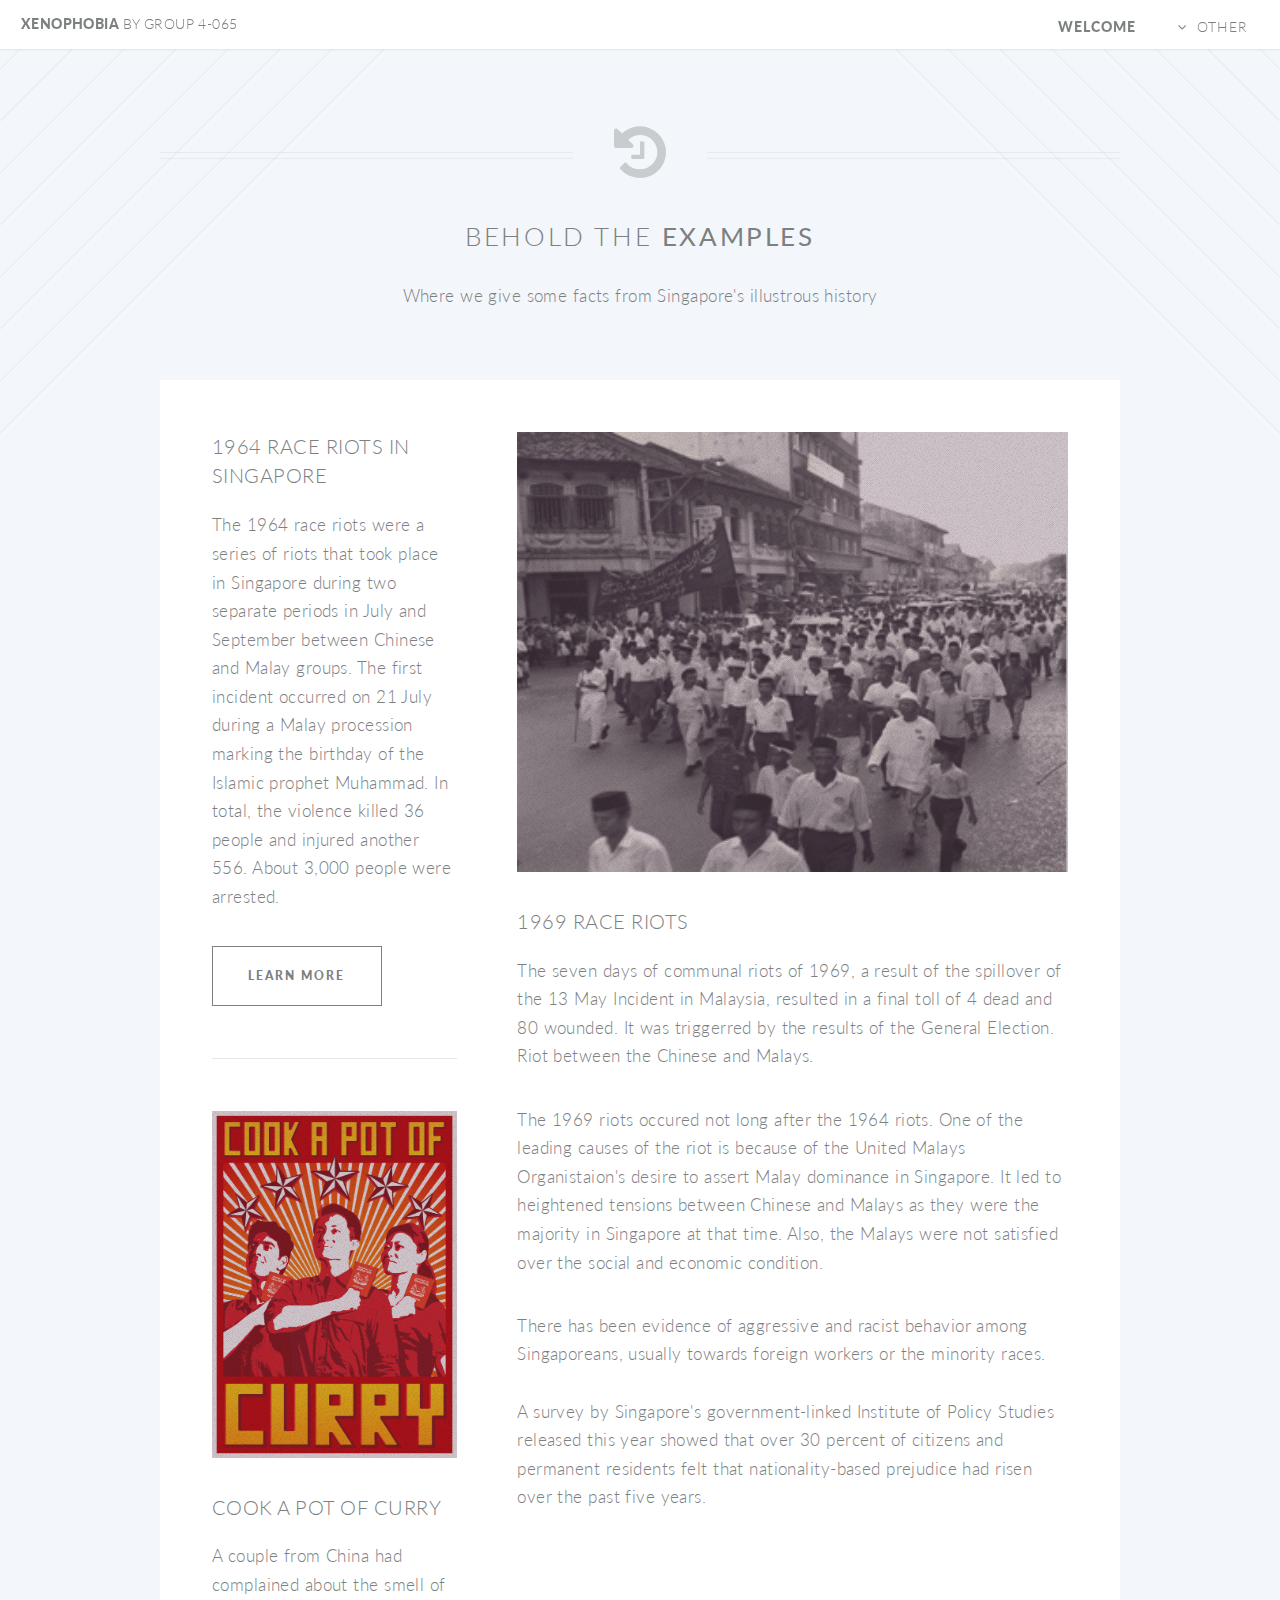
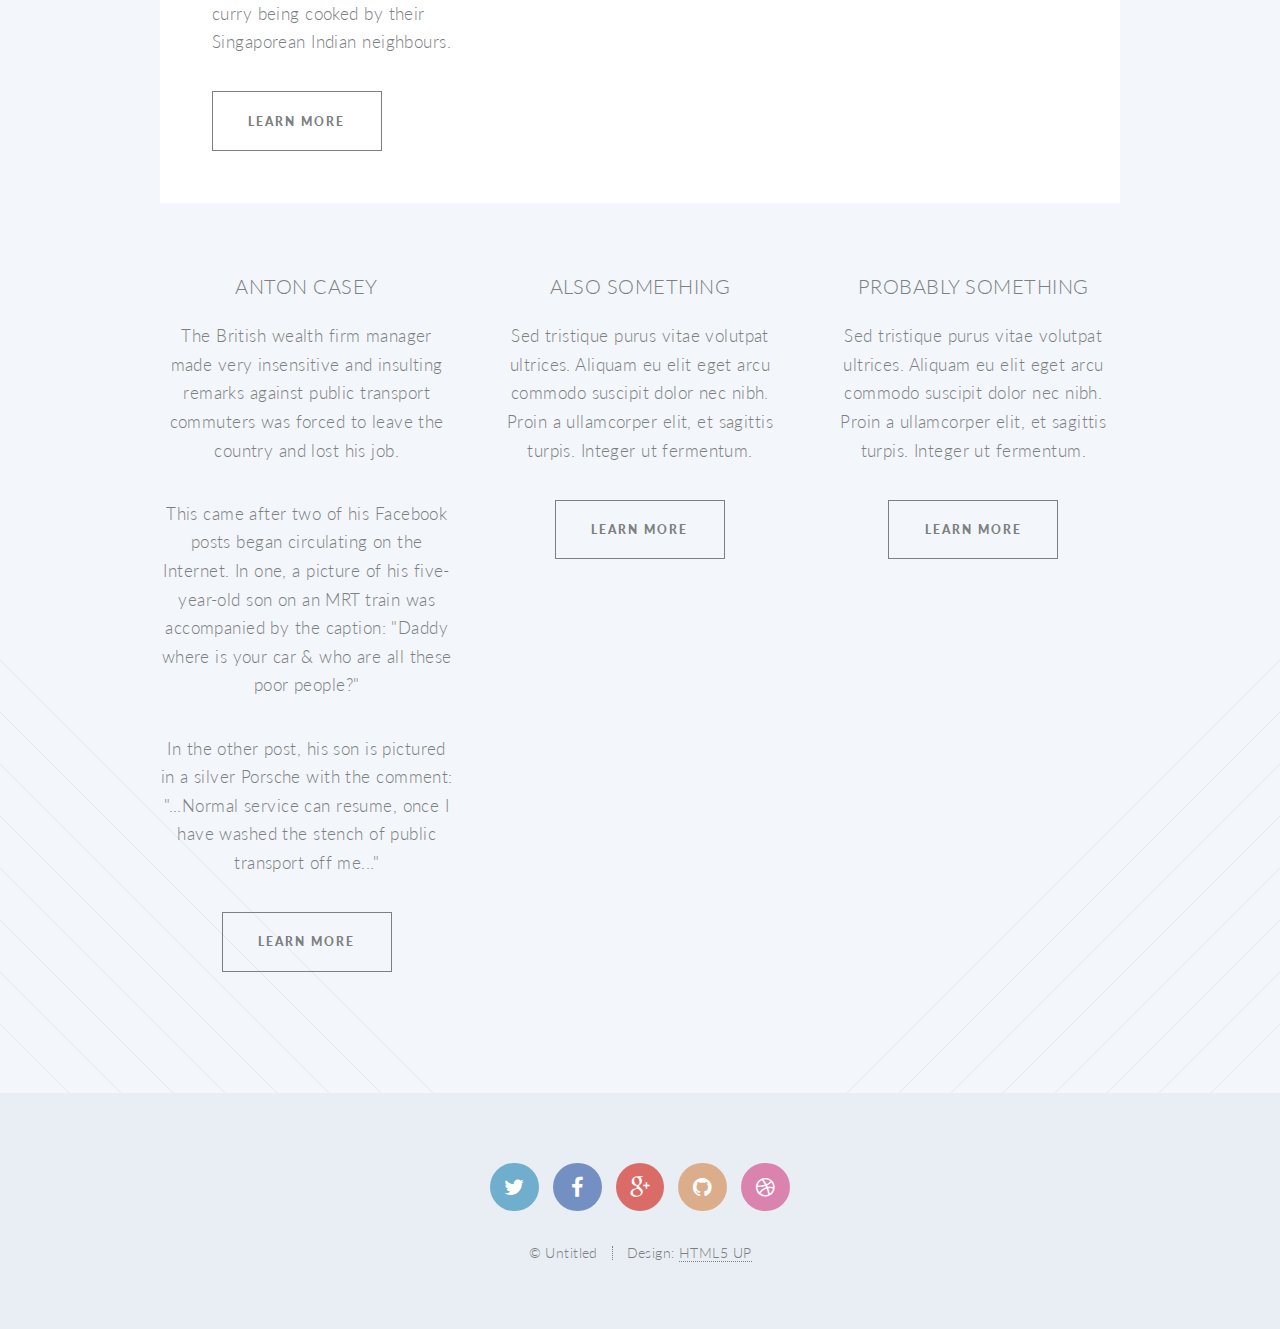
<file: left-sidebar.html>
<!DOCTYPE HTML>
<!--
	Twenty by HTML5 UP
	html5up.net | @n33co
	Free for personal and commercial use under the CCA 3.0 license (html5up.net/license)
-->
<html>
	<head>
		<title>Examples</title>
		<meta charset="utf-8" />
		<meta name="viewport" content="width=device-width, initial-scale=1" />
		<!--[if lte IE 8]><script src="assets/js/ie/html5shiv.js"></script><![endif]-->
		<link rel="stylesheet" href="assets/css/main.css" />
		<!--[if lte IE 8]><link rel="stylesheet" href="assets/css/ie8.css" /><![endif]-->
		<!--[if lte IE 9]><link rel="stylesheet" href="assets/css/ie9.css" /><![endif]-->
	</head>
	<body class="left-sidebar">
		<div id="page-wrapper">

			<!-- Header -->
				<header id="header">
					<h1 id="logo"><a href="index.html">xenophobia <span>by group 4-065</span></a></h1>
					<nav id="nav">
						<ul>
							<li class="current"><a href="index.html">Welcome</a></li>
							<li class="submenu">
								<a href="#">Other</a>
								<ul>
									<li><a href="left-sidebar.html">Examples</a></li>
									<li><a href="right-sidebar.html">Right Sidebar</a></li>
									<li><a href="no-sidebar.html">No Sidebar</a></li>
									<li><a href="contact.html">Contact</a></li>
									<li class="submenu">
										<a href="#">Religions</a>
										<ul>
											<li><a href="islam.html">Islam</a></li>
											<li><a href="christianity.html">Christianity</a></li>
											<li><a href="buddhism.html">Buddhism</a></li>
											<li><a href="judaism.html">Judaism</a></li>
											<li><a href="atheim.html">Atheism</a></li>
										</ul>
									</li>
								</ul>
							</li>
							
						</ul>
					</nav>
				</header>

			<!-- Main -->
				<article id="main">

					<header class="special container">
						<span class="icon fa-history"></span>
						<h2>Behold the <strong>Examples</strong></h2>
						<p>Where we give some facts from Singapore's illustrous history</p>
					</header>

					<!-- One -->
						<section class="wrapper style4 container">

							<div class="row 150%">
								<div class="4u 12u(narrower)">

									<!-- Sidebar -->
										<div class="sidebar">
											<section>
												<header>
													<h3>1964 Race riots in Singapore</h3>
												</header>
												<p>The 1964 race riots were a series of riots that took place in Singapore during two separate periods in July and September between Chinese and Malay groups. The first incident occurred on 21 July during a Malay procession marking the birthday of the Islamic prophet Muhammad. In total, the violence killed 36 people and injured another 556. About 3,000 people were arrested. </p>
												<footer>
													<ul class="buttons">
														<li><a href="
https://en.wikipedia.org/wiki/1964_race_riots_in_Singapore" class="button small" target="blank">Learn More</a></li>
												  </ul>
											  </footer>
											</section>

											<section>
												<a href="images/CookCurry.jpg" class="image featured"><img src="images/CookCurry.jpg" alt="" /></a>
												<header>
												  <h3>Cook a pot of curry</h3>
												</header>
												<p>A couple from China had complained about the smell of curry being cooked by their Singaporean Indian neighbours. </p>
												<footer>
													<ul class="buttons">
														<li><a href="http://www.straitstimes.com/the-big-story/life-theatre-awards-2014/story/curry-just-warm-still-good-20130708#sthash.nwPAojM9.dpuf" class="button small" target="blank">Learn More</a></li>
													</ul>
												</footer>
											</section>
										</div>

								</div>
								<div class="8u 12u(narrower) important(narrower)">

									<!-- Content -->
										<div class="content">
											<section>
												<a href="#" class="image featured"><img src="images/race riots.png
                                               " alt="" /></a>
												<header>
													<h3>1969 Race riots</h3>
												</header>
												<p>The seven days of communal riots of 1969, a result of the spillover of the 13 May Incident in Malaysia, resulted in a final toll of 4 dead and 80 wounded. It was triggerred by the results of the General Election. Riot between the Chinese and Malays.</p>
												<p>The 1969 riots occured not long after the 1964 riots. One of the leading causes of the riot is because of the United Malays Organistaion's desire to assert Malay dominance in Singapore. It led to heightened tensions between Chinese and Malays as they were the majority in Singapore at that time. Also, the Malays were not satisfied over the social and economic condition.</p>
												<p>There has been evidence of aggressive and racist behavior among Singaporeans, usually towards foreign workers or the minority races. <br>
												  <br>
											    A survey by Singapore's government-linked Institute of Policy Studies released this year showed that over 30 percent of citizens and permanent residents felt that nationality-based prejudice had risen over the past five years.</p>
												
											</section>
										</div>

								</div>
							</div>
						</section>

					<!-- Two -->
						<section class="wrapper style1 container special">
							<div class="row">
								<div class="4u 12u(narrower)">

									<section>
										<header>
											<h3>anton casey</h3>
										</header>
										<p>The British wealth firm manager made very insensitive and insulting remarks against public transport commuters was forced to leave the country and lost his job.</p>
										<p>This came after two of his Facebook posts began circulating on the Internet. In one, a picture of his five-year-old son on an MRT train was accompanied by the caption: "Daddy where is your car &amp; who are all these poor people?"</p>
									  <p>In the other post, his son is pictured in a silver Porsche with the comment: "...Normal service can resume, once I have washed the stench of public transport off me..."</p>
										<footer>
											<ul class="buttons">
												<li><a href="http://www.straitstimes.com/breaking-news/singapore/story/anton-caseys-comments-poor-people-singapore-make-headlines-british-pre" class="button small" target="blank">Learn More</a></li>
											</ul>
										</footer>
									</section>

								</div>
								<div class="4u 12u(narrower)">

									<section>
										<header>
											<h3>Also Something</h3>
										</header>
										<p>Sed tristique purus vitae volutpat ultrices. Aliquam eu elit eget arcu commodo suscipit dolor nec nibh. Proin a ullamcorper elit, et sagittis turpis. Integer ut fermentum.</p>
										<footer>
											<ul class="buttons">
												<li><a href="#" class="button small">Learn More</a></li>
											</ul>
										</footer>
									</section>

								</div>
								<div class="4u 12u(narrower)">

									<section>
										<header>
											<h3>Probably Something</h3>
										</header>
										<p>Sed tristique purus vitae volutpat ultrices. Aliquam eu elit eget arcu commodo suscipit dolor nec nibh. Proin a ullamcorper elit, et sagittis turpis. Integer ut fermentum.</p>
										<footer>
											<ul class="buttons">
												<li><a href="#" class="button small">Learn More</a></li>
											</ul>
										</footer>
									</section>

								</div>
							</div>
						</section>

				</article>

			<!-- Footer -->
				<footer id="footer">

					<ul class="icons">
						<li><a href="#" class="icon circle fa-twitter"><span class="label">Twitter</span></a></li>
						<li><a href="#" class="icon circle fa-facebook"><span class="label">Facebook</span></a></li>
						<li><a href="#" class="icon circle fa-google-plus"><span class="label">Google+</span></a></li>
						<li><a href="#" class="icon circle fa-github"><span class="label">Github</span></a></li>
						<li><a href="#" class="icon circle fa-dribbble"><span class="label">Dribbble</span></a></li>
					</ul>

					<ul class="copyright">
						<li>&copy; Untitled</li><li>Design: <a href="http://html5up.net">HTML5 UP</a></li>
					</ul>

				</footer>

		</div>

		<!-- Scripts -->
			<script src="assets/js/jquery.min.js"></script>
			<script src="assets/js/jquery.dropotron.min.js"></script>
			<script src="assets/js/jquery.scrolly.min.js"></script>
			<script src="assets/js/jquery.scrollgress.min.js"></script>
			<script src="assets/js/skel.min.js"></script>
			<script src="assets/js/util.js"></script>
			<!--[if lte IE 8]><script src="assets/js/ie/respond.min.js"></script><![endif]-->
			<script src="assets/js/main.js"></script>

	</body>
</html>
</file>
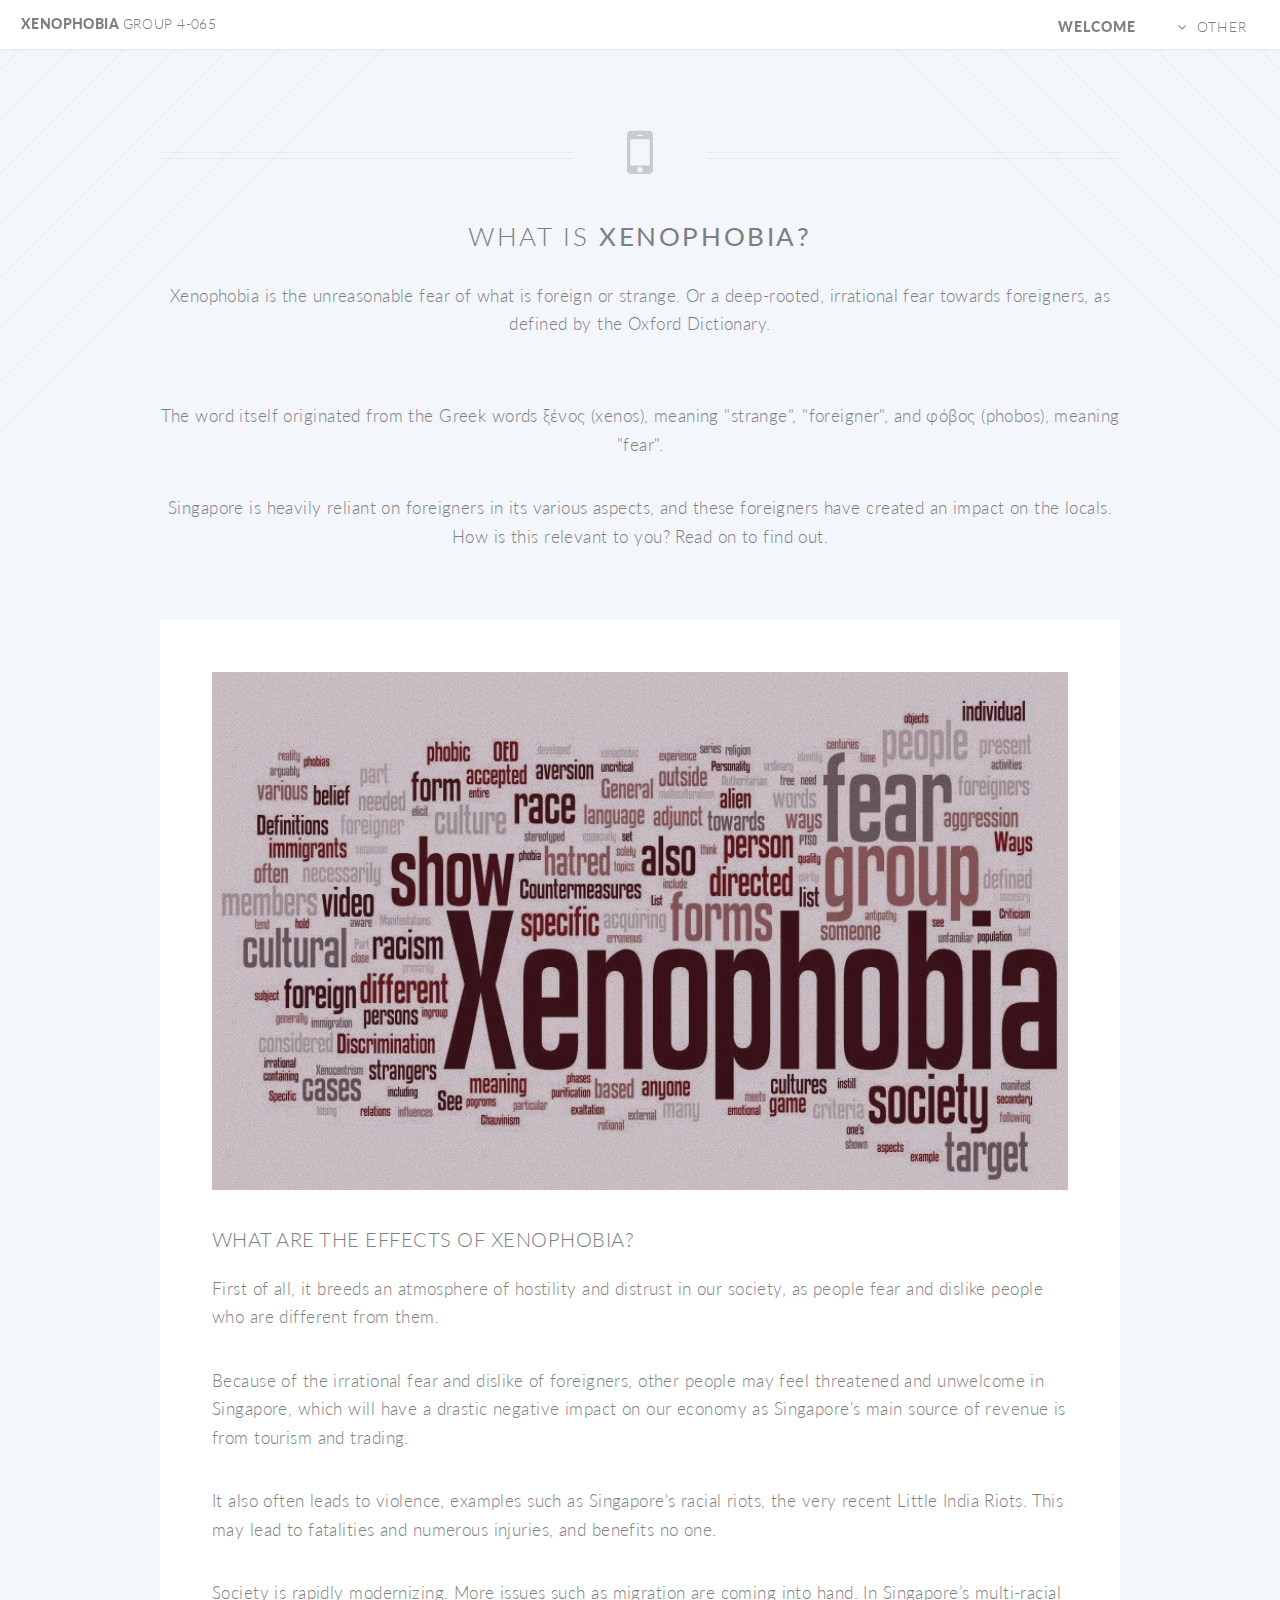
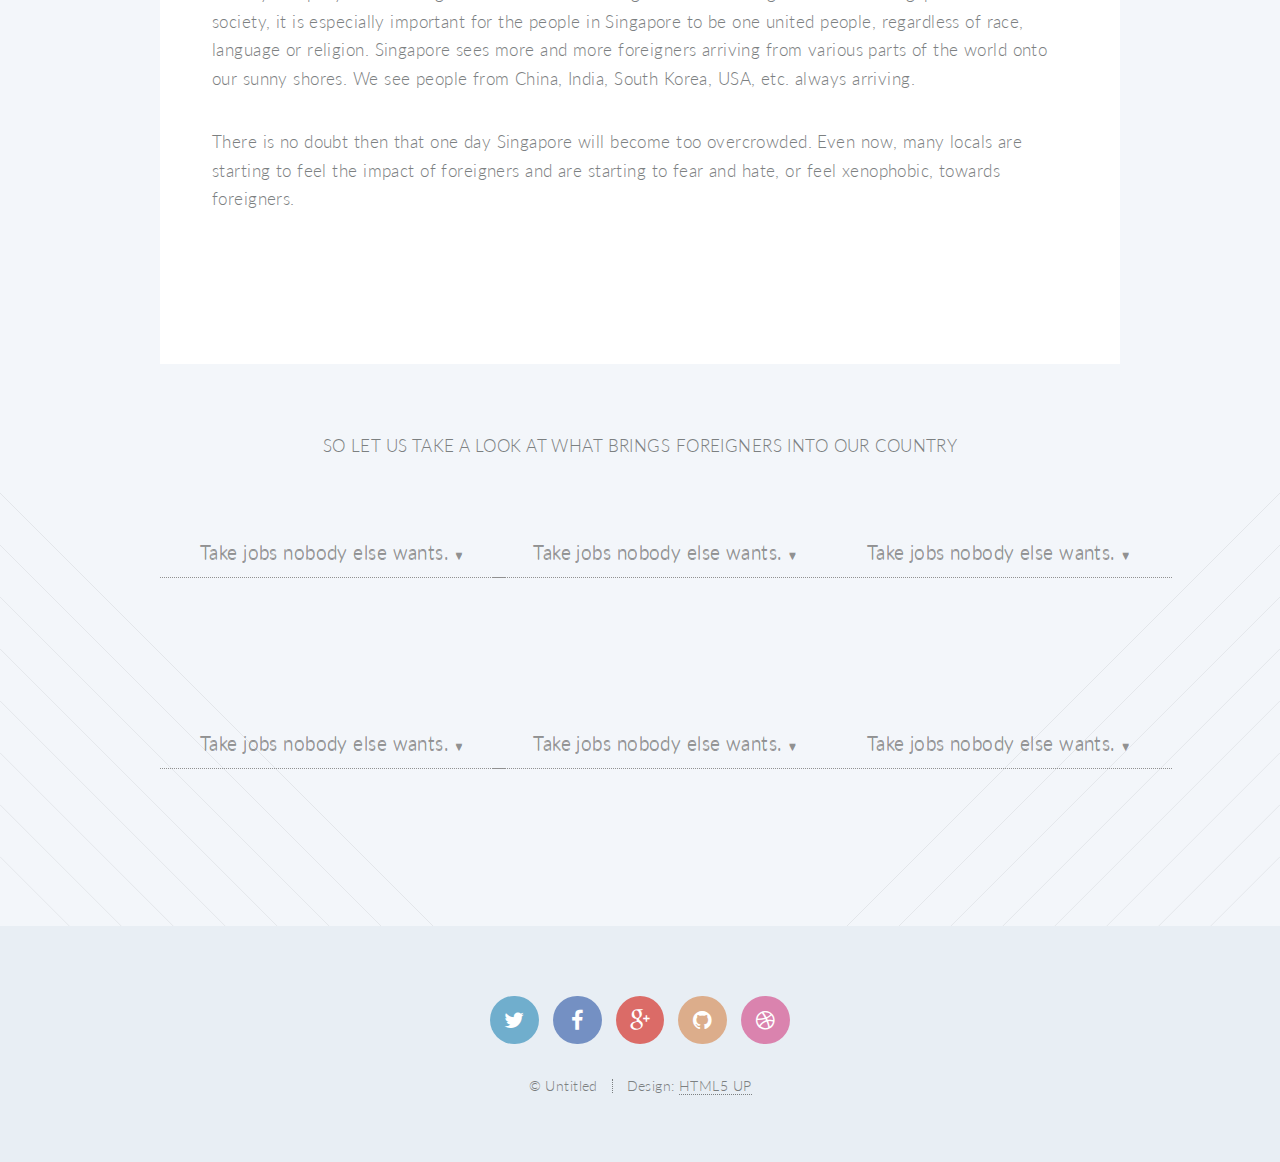
<file: no-sidebar.html>
﻿<!DOCTYPE HTML>
<!--
	Twenty by HTML5 UP
	html5up.net | @n33co
	Free for personal and commercial use under the CCA 3.0 license (html5up.net/license)
-->
<html>
	<head>
		<title>xenophobia?</title>
		<meta charset="utf-8" />
		<meta name="viewport" content="width=device-width, initial-scale=1" />
		<!--[if lte IE 8]><script src="assets/js/ie/html5shiv.js"></script><![endif]-->
		<link rel="stylesheet" href="assets/css/main.css" />
		<!--[if lte IE 8]><link rel="stylesheet" href="assets/css/ie8.css" /><![endif]-->
		<!--[if lte IE 9]><link rel="stylesheet" href="assets/css/ie9.css" /><![endif]-->
	</head>
	<body class="no-sidebar">
		<div id="page-wrapper">

			<!-- Header -->
				<header id="header">
					<h1 id="logo"><a href="index.html">xeNOphobia <span>group 4-065</span></a></h1>
					<nav id="nav">
						<ul>
							<li class="current"><a href="index.html">Welcome</a></li>
							<li class="submenu">
								<a href="#">Other</a>
								<ul>
									<li><a href="left-sidebar.html">examples</a></li>
									
									<li><a href="no-sidebar.html">xenophobia?</a></li>
									<li><a href="contact.html">Contact</a></li>
									<li class="submenu">
										<a href="#">religions</a>
										<ul>
											<li><a href="islam.html">Islam</a></li>
											<li><a href="christianity.html">Christianity</a></li>
											<li><a href="buddhism.html">Buddhism</a></li>
											<li><a href="judaism.html">judaism</a></li>
											<li><a href="atheism.html">atheism</a></li>
										</ul>
									</li>
								</ul>
							</li>
							
						</ul>
					</nav>
				</header>

			<!-- Main -->
				<article id="main">

					<header class="special container">
						<span class="icon fa-mobile"></span>
						<h2>what is <strong>xenophobia?</strong></h2>
						<p>Xenophobia is the unreasonable fear of what is foreign or strange. Or a deep-rooted, irrational fear towards foreigners, as defined by the Oxford Dictionary. </p>
						<p>&nbsp;</p>
						<p>The word itself originated from the Greek words ξένος (<em>xenos</em>), meaning "strange", "foreigner", and φόβος (<em>phobos</em>), meaning "fear".</p>
<p>Singapore is heavily reliant on foreigners in its various aspects, and these foreigners have

created an impact on the locals. How is this relevant to you? Read on to find out.</p>
					</header>

					<!-- One -->
						<section class="wrapper style4 container">

							<!-- Content -->
								<div class="content">
									<section>
										<a href="#" class="image featured"><img src="images/xenophobia.jpg" alt="" /></a>
									  <header>
											<h3>What are the effects of xenophobia?</h3>
									  </header>
										<ul>
										  <li dir="ltr">
										    <p dir="ltr">First of all, it breeds an atmosphere of hostility and distrust in our society, as people fear and dislike people who are different from them.</p>
										    <p dir="ltr">Because of the irrational fear and dislike of foreigners, other people may feel threatened and unwelcome in Singapore, which will have a drastic negative impact on our economy as Singapore's main source of revenue is from tourism and trading.</p>
										    <p dir="ltr">It also often leads to violence, examples such as Singapore's racial riots, the very recent Little India Riots. This may lead to fatalities and numerous injuries, and benefits no one.										  </p>
										    <p dir="ltr">Society is rapidly modernizing. More issues such as migration are coming into hand. In Singapore’s  multi-racial society, it is especially important for the people in Singapore to be one united people,  regardless of race, language or religion. Singapore sees more and more foreigners arriving from  various parts of the world onto our sunny shores. We see people from China, India, South Korea,  USA, etc. always arriving.                                            </p>
										    <p dir="ltr">There is no doubt then that one day Singapore will become too overcrowded. Even now, many locals  are starting to feel the impact of foreigners and are starting to fear and hate, or feel xenophobic,  towards foreigners.</p>
										  </li>
									  </ul>
										<p>&nbsp;</p>
</section>
								</div>

						</section>

					<!-- Two -->
                    <p><h4><center>
                    So let us take a look at what brings foreigners into our country</center></h4></p>

						<section class="wrapper style1 container special">
							<div class="row">
								<div class="4u 12u(narrower)">

									<section>
										<header>
<div class="menu-wrap">
    <nav class="menu">
        <ul class="clearfix">
           
            <li>
                <a href="#">Take jobs nobody else wants. <span class="arrow">&#9660;</span></a>
 
                <ul class="sub-menu">
                    <li>example, content. asdfasdfas asdfasdas adasdf aasdf asdfasdf adfasdf aasdfa sdfas df asdfasdf sadf asd asdf asdf asdf asdf safd</li>
        
                </ul>
            </li>
    
           
       
        </ul>
    </nav>
</div>
										<footer>
											<ul class="buttons">
												<li>
												  <ul>
												    <li></li>
					<br>							    
											      </ul>
											    </li>
											</ul>
										</footer>
									</section>

								</div>
								<div class="4u 12u(narrower)">

									<section>
										<header>
					<div class="menu-wrap">
    <nav class="menu">
        <ul class="clearfix">
           
            <li>
                <a href="#">Take jobs nobody else wants. <span class="arrow">&#9660;</span></a>
 
                <ul class="sub-menu">
                    <li>example, content. asdfasdfas asdfasdas adasdf aasdf asdfasdf adfasdf aasdfa sdfas df asdfasdf sadf asd asdf asdf asdf asdf safd</li>
        
                </ul>
            </li>
    
           
       
        </ul>
    </nav>
</div>
<br>
										</header>
		
										<footer>
											<ul class="buttons">
												<li></li>
												<li></li><br>
												
											</ul>
										</footer>
									</section>

								</div>
								<div class="4u 12u(narrower)">

									<section>
										<header>
												<header>
					<div class="menu-wrap">
    <nav class="menu">
        <ul class="clearfix">
           
            <li>
                <a href="#">Take jobs nobody else wants. <span class="arrow">&#9660;</span></a>
 
                <ul class="sub-menu">
                    <li>example, content. asdfasdfas asdfasdas adasdf aasdf asdfasdf adfasdf aasdfa sdfas df asdfasdf sadf asd asdf asdf asdf asdf safd</li>
        
                </ul>
            </li>
    
           
       
        </ul>
    </nav>
</div>
<br>
										</header>
								
										<footer>
											<ul class="buttons">
										
											</ul>
										</footer>
									</section>

								</div>
							</div>
						</section>
<section class="wrapper style1 container special">
							<div class="row">
								<div class="4u 12u(narrower)">

									<section>
										<header>
<div class="menu-wrap">
    <nav class="menu">
        <ul class="clearfix">
           
            <li>
                <a href="#">Take jobs nobody else wants. <span class="arrow">&#9660;</span></a>
 
                <ul class="sub-menu">
                    <li>example, content. asdfasdfas asdfasdas adasdf aasdf asdfasdf adfasdf aasdfa sdfas df asdfasdf sadf asd asdf asdf asdf asdf safd</li>
        
                </ul>
            </li>
    
           
       
        </ul>
    </nav>
</div>
										<footer>
											<ul class="buttons">
												<li>
												  <ul>
												    <li></li>
					<br>							   
											      </ul>
											    </li>
											</ul>
										</footer>
									</section>

								</div>
								<div class="4u 12u(narrower)">

									<section>
										<header>
					<div class="menu-wrap">
    <nav class="menu">
        <ul class="clearfix">
           
            <li>
                <a href="#">Take jobs nobody else wants. <span class="arrow">&#9660;</span></a>
 
                <ul class="sub-menu">
                    <li>example, content. asdfasdfas asdfasdas adasdf aasdf asdfasdf adfasdf aasdfa sdfas df asdfasdf sadf asd asdf asdf asdf asdf safd</li>
        
                </ul>
            </li>
    
           
       
        </ul>
    </nav>
</div>
<br>
										</header>
		
										<footer>
											<ul class="buttons">
												<li></li>
												<li></li><br>
											
											</ul>
										</footer>
									</section>

								</div>
								<div class="4u 12u(narrower)">

									<section>
										<header>
												<header>
					<div class="menu-wrap">
    <nav class="menu">
        <ul class="clearfix">
           
            <li>
                <a href="#">Take jobs nobody else wants. <span class="arrow">&#9660;</span></a>
 
                <ul class="sub-menu">
                    <li>example, content. asdfasdfas asdfasdas adasdf aasdf asdfasdf adfasdf aasdfa sdfas df asdfasdf sadf asd asdf asdf asdf asdf safd</li>
        
                </ul>
            </li>
    
           
       
        </ul>
    </nav>
</div>
<br>
										</header>
								
										<footer>
											<ul class="buttons">
											
											</ul>
										</footer>
									</section>

								</div>
							</div>
						</section>
				</article>

			<!-- Footer -->
				<footer id="footer">

					<ul class="icons">
						<li><a href="#" class="icon circle fa-twitter"><span class="label">Twitter</span></a></li>
						<li><a href="#" class="icon circle fa-facebook"><span class="label">Facebook</span></a></li>
						<li><a href="#" class="icon circle fa-google-plus"><span class="label">Google+</span></a></li>
						<li><a href="#" class="icon circle fa-github"><span class="label">Github</span></a></li>
						<li><a href="#" class="icon circle fa-dribbble"><span class="label">Dribbble</span></a></li>
					</ul>

					<ul class="copyright">
						<li>&copy; Untitled</li><li>Design: <a href="http://html5up.net">HTML5 UP</a></li>
					</ul>

				</footer>

		</div>
        

		<!-- Scripts -->
			<script src="assets/js/jquery.min.js"></script>
			<script src="assets/js/jquery.dropotron.min.js"></script>
			<script src="assets/js/jquery.scrolly.min.js"></script>
			<script src="assets/js/jquery.scrollgress.min.js"></script>
			<script src="assets/js/skel.min.js"></script>
			<script src="assets/js/util.js"></script>
			<!--[if lte IE 8]><script src="assets/js/ie/respond.min.js"></script><![endif]-->
			<script src="assets/js/main.js"></script>

	</body>
</html>
</file>
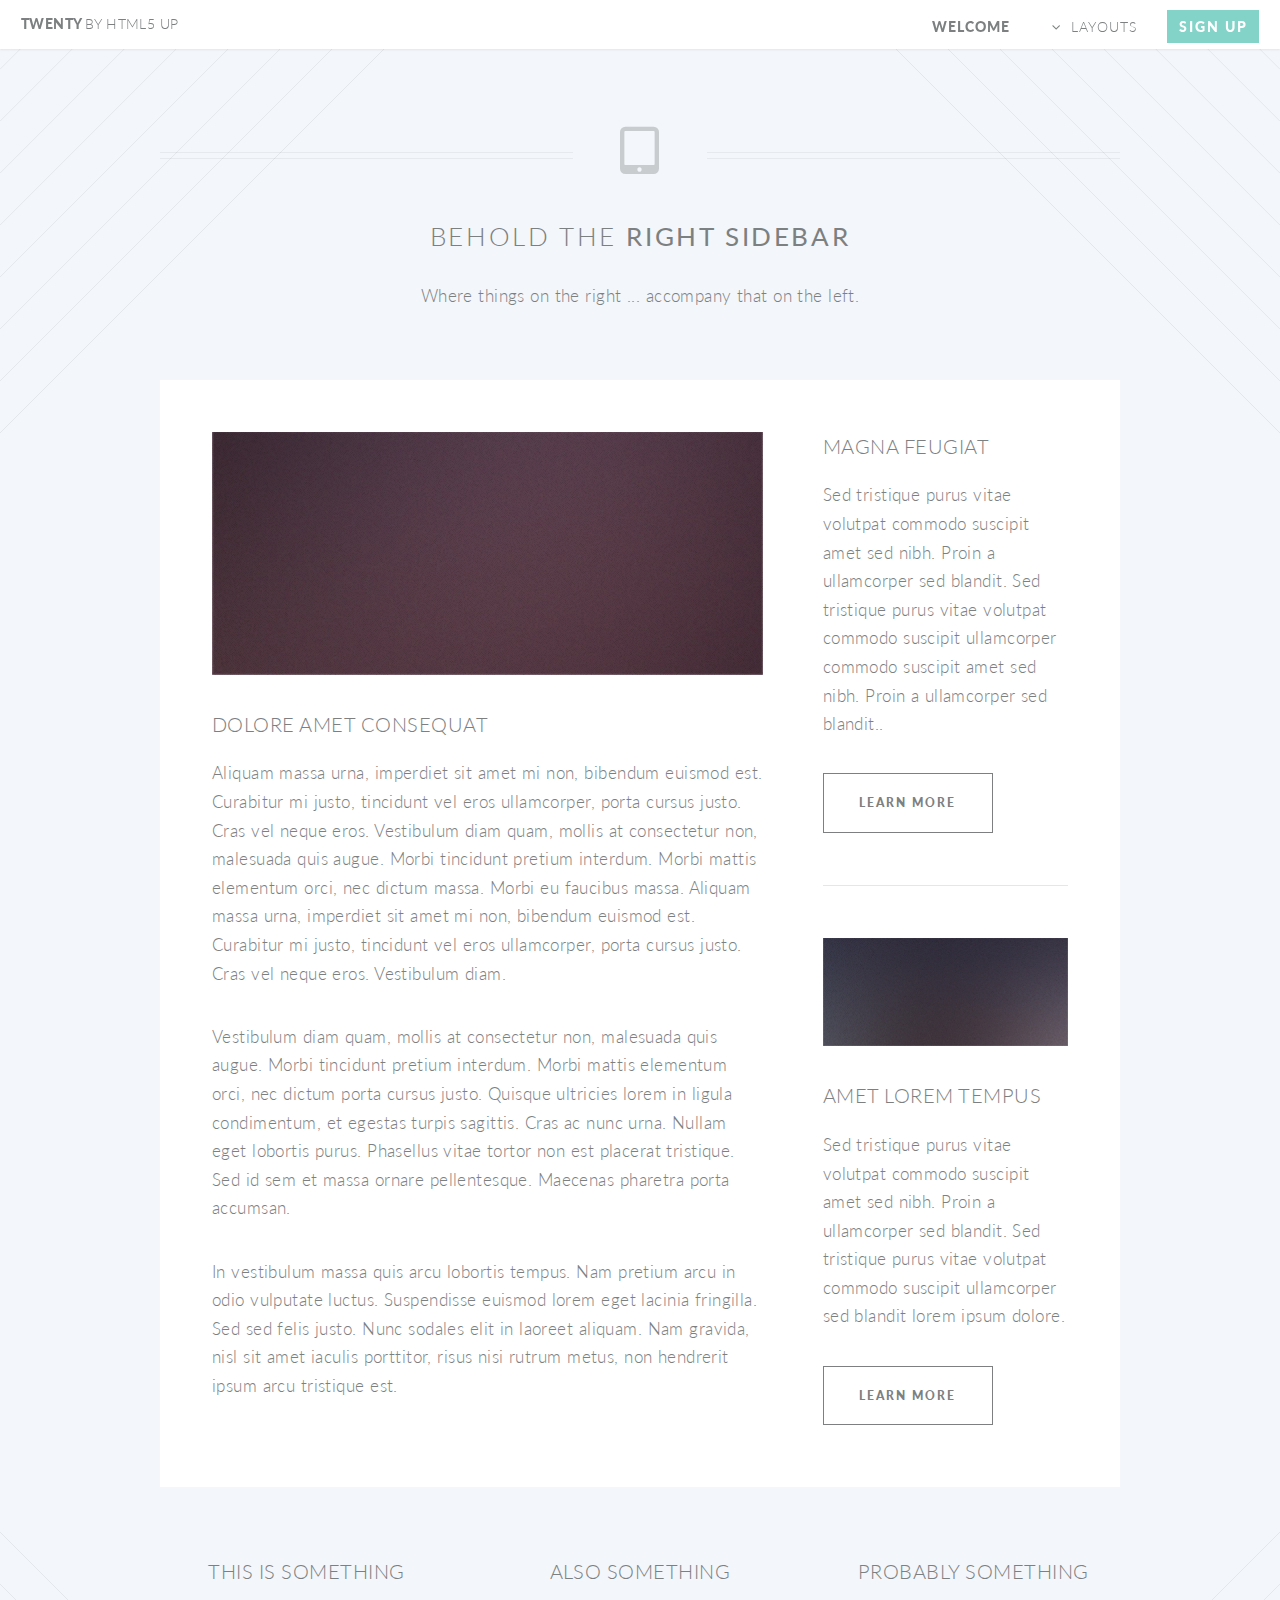
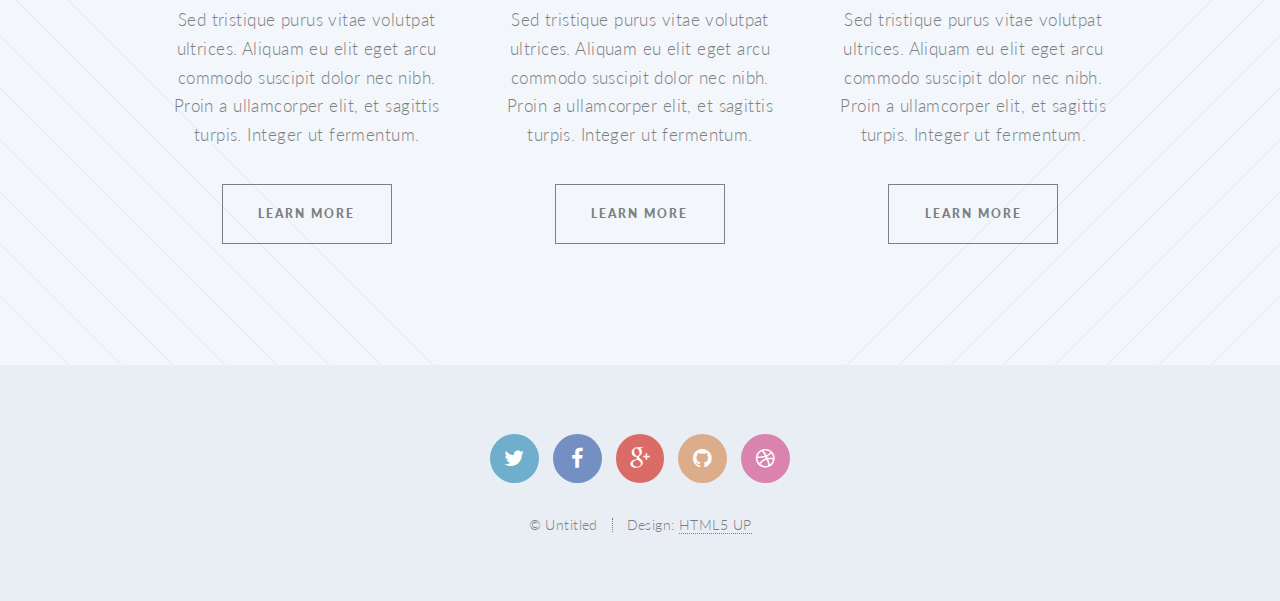
<file: right-sidebar.html>
<!DOCTYPE HTML>
<!--
	Twenty by HTML5 UP
	html5up.net | @n33co
	Free for personal and commercial use under the CCA 3.0 license (html5up.net/license)
-->
<html>
	<head>
		<title>Right Sidebar - Twenty by HTML5 UP</title>
		<meta charset="utf-8" />
		<meta name="viewport" content="width=device-width, initial-scale=1" />
		<!--[if lte IE 8]><script src="assets/js/ie/html5shiv.js"></script><![endif]-->
		<link rel="stylesheet" href="assets/css/main.css" />
		<!--[if lte IE 8]><link rel="stylesheet" href="assets/css/ie8.css" /><![endif]-->
		<!--[if lte IE 9]><link rel="stylesheet" href="assets/css/ie9.css" /><![endif]-->
	</head>
	<body class="right-sidebar">
		<div id="page-wrapper">

			<!-- Header -->
				<header id="header">
					<h1 id="logo"><a href="index.html">Twenty <span>by HTML5 UP</span></a></h1>
					<nav id="nav">
						<ul>
							<li class="current"><a href="index.html">Welcome</a></li>
							<li class="submenu">
								<a href="#">Layouts</a>
								<ul>
									<li><a href="left-sidebar.html">Left Sidebar</a></li>
									<li><a href="right-sidebar.html">Right Sidebar</a></li>
									<li><a href="no-sidebar.html">No Sidebar</a></li>
									<li><a href="contact.html">Contact</a></li>
									<li class="submenu">
										<a href="#">Submenu</a>
										<ul>
											<li><a href="#">Dolore Sed</a></li>
											<li><a href="#">Consequat</a></li>
											<li><a href="#">Lorem Magna</a></li>
											<li><a href="#">Sed Magna</a></li>
											<li><a href="#">Ipsum Nisl</a></li>
										</ul>
									</li>
								</ul>
							</li>
							<li><a href="#" class="button special">Sign Up</a></li>
						</ul>
					</nav>
				</header>

			<!-- Main -->
				<article id="main">

					<header class="special container">
						<span class="icon fa-tablet"></span>
						<h2>Behold the <strong>Right Sidebar</strong></h2>
						<p>Where things on the right ... accompany that on the left.</p>
					</header>

					<!-- One -->
						<section class="wrapper style4 container">

							<div class="row 150%">
								<div class="8u 12u(narrower)">

									<!-- Content -->
										<div class="content">
											<section>
												<a href="#" class="image featured"><img src="images/pic03.jpg" alt="" /></a>
												<header>
													<h3>Dolore Amet Consequat</h3>
												</header>
												<p>Aliquam massa urna, imperdiet sit amet mi non, bibendum euismod est. Curabitur mi justo, tincidunt vel eros ullamcorper, porta cursus justo. Cras vel neque eros. Vestibulum diam quam, mollis at consectetur non, malesuada quis augue. Morbi tincidunt pretium interdum. Morbi mattis elementum orci, nec dictum massa. Morbi eu faucibus massa. Aliquam massa urna, imperdiet sit amet mi non, bibendum euismod est. Curabitur mi justo, tincidunt vel eros ullamcorper, porta cursus justo. Cras vel neque eros. Vestibulum diam.</p>
												<p>Vestibulum diam quam, mollis at consectetur non, malesuada quis augue. Morbi tincidunt pretium interdum. Morbi mattis elementum orci, nec dictum porta cursus justo. Quisque ultricies lorem in ligula condimentum, et egestas turpis sagittis. Cras ac nunc urna. Nullam eget lobortis purus. Phasellus vitae tortor non est placerat tristique. Sed id sem et massa ornare pellentesque. Maecenas pharetra porta accumsan. </p>
												<p>In vestibulum massa quis arcu lobortis tempus. Nam pretium arcu in odio vulputate luctus. Suspendisse euismod lorem eget lacinia fringilla. Sed sed felis justo. Nunc sodales elit in laoreet aliquam. Nam gravida, nisl sit amet iaculis porttitor, risus nisi rutrum metus, non hendrerit ipsum arcu tristique est.</p>
											</section>
										</div>

								</div>
								<div class="4u 12u(narrower)">

									<!-- Sidebar -->
										<div class="sidebar">
											<section>
												<header>
													<h3>Magna Feugiat</h3>
												</header>
												<p>Sed tristique purus vitae volutpat commodo suscipit amet sed nibh. Proin a ullamcorper sed blandit. Sed tristique purus vitae volutpat commodo suscipit ullamcorper commodo suscipit amet sed nibh. Proin a ullamcorper sed blandit..</p>
												<footer>
													<ul class="buttons">
														<li><a href="#" class="button small">Learn More</a></li>
													</ul>
												</footer>
											</section>

											<section>
												<a href="#" class="image featured"><img src="images/pic04.jpg" alt="" /></a>
												<header>
													<h3>Amet Lorem Tempus</h3>
												</header>
												<p>Sed tristique purus vitae volutpat commodo suscipit amet sed nibh. Proin a ullamcorper sed blandit. Sed tristique purus vitae volutpat commodo suscipit ullamcorper sed blandit lorem ipsum dolore.</p>
												<footer>
													<ul class="buttons">
														<li><a href="#" class="button small">Learn More</a></li>
													</ul>
												</footer>
											</section>
										</div>

								</div>
							</div>
						</section>

					<!-- Two -->
						<section class="wrapper style1 container special">
							<div class="row">
								<div class="4u 12u(narrower)">

									<section>
										<header>
											<h3>This is Something</h3>
										</header>
										<p>Sed tristique purus vitae volutpat ultrices. Aliquam eu elit eget arcu commodo suscipit dolor nec nibh. Proin a ullamcorper elit, et sagittis turpis. Integer ut fermentum.</p>
										<footer>
											<ul class="buttons">
												<li><a href="#" class="button small">Learn More</a></li>
											</ul>
										</footer>
									</section>

								</div>
								<div class="4u 12u(narrower)">

									<section>
										<header>
											<h3>Also Something</h3>
										</header>
										<p>Sed tristique purus vitae volutpat ultrices. Aliquam eu elit eget arcu commodo suscipit dolor nec nibh. Proin a ullamcorper elit, et sagittis turpis. Integer ut fermentum.</p>
										<footer>
											<ul class="buttons">
												<li><a href="#" class="button small">Learn More</a></li>
											</ul>
										</footer>
									</section>

								</div>
								<div class="4u 12u(narrower)">

									<section>
										<header>
											<h3>Probably Something</h3>
										</header>
										<p>Sed tristique purus vitae volutpat ultrices. Aliquam eu elit eget arcu commodo suscipit dolor nec nibh. Proin a ullamcorper elit, et sagittis turpis. Integer ut fermentum.</p>
										<footer>
											<ul class="buttons">
												<li><a href="#" class="button small">Learn More</a></li>
											</ul>
										</footer>
									</section>

								</div>
							</div>
						</section>

				</article>

			<!-- Footer -->
				<footer id="footer">

					<ul class="icons">
						<li><a href="#" class="icon circle fa-twitter"><span class="label">Twitter</span></a></li>
						<li><a href="#" class="icon circle fa-facebook"><span class="label">Facebook</span></a></li>
						<li><a href="#" class="icon circle fa-google-plus"><span class="label">Google+</span></a></li>
						<li><a href="#" class="icon circle fa-github"><span class="label">Github</span></a></li>
						<li><a href="#" class="icon circle fa-dribbble"><span class="label">Dribbble</span></a></li>
					</ul>

					<ul class="copyright">
						<li>&copy; Untitled</li><li>Design: <a href="http://html5up.net">HTML5 UP</a></li>
					</ul>

				</footer>

		</div>

		<!-- Scripts -->
			<script src="assets/js/jquery.min.js"></script>
			<script src="assets/js/jquery.dropotron.min.js"></script>
			<script src="assets/js/jquery.scrolly.min.js"></script>
			<script src="assets/js/jquery.scrollgress.min.js"></script>
			<script src="assets/js/skel.min.js"></script>
			<script src="assets/js/util.js"></script>
			<!--[if lte IE 8]><script src="assets/js/ie/respond.min.js"></script><![endif]-->
			<script src="assets/js/main.js"></script>

	</body>
</html>
</file>
<file: assets/css/ie8.css>
/*
	Twenty by HTML5 UP
	html5up.net | @n33co
	Free for personal and commercial use under the CCA 3.0 license (html5up.net/license)
*/

/* Section/Article */

	section > .last-child, section.last-child,
	article > .last-child,
	article.last-child {
		margin-bottom: 0;
	}

/* Banner */

	#banner {
		background-image: url("../../images/banner.jpg");
		background-repeat: no-repeat;
		background-size: cover;
		background-position: auto;
		-ms-behavior: url("assets/js/ie/backgroundsize.min.htc");
	}

		#banner .inner {
			background: #341b2b;
		}

/* CTA */

	#cta {
		background-image: url("../../images/banner.jpg");
		background-repeat: no-repeat;
		background-size: cover;
		background-position: auto;
		-ms-behavior: url("assets/js/ie/backgroundsize.min.htc");
	}
</file>
<file: assets/css/ie9.css>
/*
	Twenty by HTML5 UP
	html5up.net | @n33co
	Free for personal and commercial use under the CCA 3.0 license (html5up.net/license)
*/

/* Banner */

	#banner .inner {
		opacity: 1.0;
	}
</file>
<file: assets/css/main.css>
@import url("font-awesome.min.css");
@import url("http://fonts.googleapis.com/css?family=Lato:300,400,900");

/*
	Twenty by HTML5 UP
	html5up.net | @n33co
	Free for personal and commercial use under the CCA 3.0 license (html5up.net/license)
*/

/* Reset */
body {
    background:#ffffff
}
 
.clearfix:after {
    display:block;
    clear:both;
}
 
/*----- Menu Outline -----*/
.menu-wrap {
    width:100%;
    box-shadow:0px 1px 3px rgba(0,0,0,0.2);
    background:#ffffff;
}
 
.menu {
    width:1000px;
    margin:0px auto;
}
 
.menu li {
    margin:0px;
    list-style:none;
  
}
 
.menu a {
    transition:all linear 0.15s;
    color:#919191;
}
 
.menu li:hover > a, .menu .current-item > a {
    text-decoration:none;
    color:#be5b70;
}
 
.menu .arrow {
    font-size:11px;
    line-height:0%;
}
 
/*----- Top Level -----*/
.menu > ul > li {
    float:left;
    display:inline-block;
    position:relative;
    font-size:19px;
}
 
.menu > ul > li > a {
    padding:10px 40px;
    display:inline-block;
    text-shadow:0px 1px 0px rgba(0,0,0,0.4);
}
 
.menu > ul > li:hover > a, .menu > ul > .current-item > a {
	background-color: #ffffff;
}
 
/*----- Bottom Level -----*/
.menu li:hover .sub-menu {
    z-index:1;
    opacity:1;
}
 
.sub-menu {
    width:100%;
    padding:5px 0px;
    position:absolute;
    top:100%;
    left:0px;
    z-index:-1;
    opacity:0;
    transition:opacity linear 0.15s;
    box-shadow:0px 2px 3px rgba(0,0,0,0.2);
    background:#ffffff;
}
 
.sub-menu li {
    display:block;
    font-size:16px;
}
 
.sub-menu li a {
    padding:10px 30px;
    display:block;
}
 
.sub-menu li a:hover, .sub-menu .current-item a {
    background:#ffffff;
}

	html, body, div, span, applet, object, iframe, h1, h2, h3, h4, h5, h6, p, blockquote, pre, a, abbr, acronym, address, big, cite, code, del, dfn, em, img, ins, kbd, q, s, samp, small, strike, strong, sub, sup, tt, var, b, u, i, center, dl, dt, dd, ol, ul, li, fieldset, form, label, legend, table, caption, tbody, tfoot, thead, tr, th, td, article, aside, canvas, details, embed, figure, figcaption, footer, header, hgroup, menu, nav, output, ruby, section, summary, time, mark, audio, video {
		margin: 0;
		padding: 0;
		border: 0;
		font-size: 100%;
		font: inherit;
		vertical-align: baseline;
	}

	article, aside, details, figcaption, figure, footer, header, hgroup, menu, nav, section {
		display: block;
	}

	body {
		line-height: 1;
	}

	ol, ul {
		list-style: none;
	}

	blockquote, q {
		quotes: none;
	}

	blockquote:before, blockquote:after, q:before, q:after {
		content: '';
		content: none;
	}

	table {
		border-collapse: collapse;
		border-spacing: 0;
	}

	body {
		-webkit-text-size-adjust: none;
	}

/* Box Model */

	*, *:before, *:after {
		-moz-box-sizing: border-box;
		-webkit-box-sizing: border-box;
		box-sizing: border-box;
	}

/* Containers */

	.container {
		margin-left: auto;
		margin-right: auto;
	}

	.container.\31 25\25 {
		width: 100%;
		max-width: 1750px;
		min-width: 1400px;
	}

	.container.\37 5\25 {
		width: 1050px;
	}

	.container.\35 0\25 {
		width: 700px;
	}

	.container.\32 5\25 {
		width: 350px;
	}

	.container {
		width: 1400px;
	}

	@media screen and (max-width: 1680px) {

		.container.\31 25\25 {
			width: 100%;
			max-width: 1500px;
			min-width: 1200px;
		}

		.container.\37 5\25 {
			width: 900px;
		}

		.container.\35 0\25 {
			width: 600px;
		}

		.container.\32 5\25 {
			width: 300px;
		}

		.container {
			width: 1200px;
		}

	}

	@media screen and (max-width: 1280px) {

		.container.\31 25\25 {
			width: 100%;
			max-width: 1200px;
			min-width: 960px;
		}

		.container.\37 5\25 {
			width: 720px;
		}

		.container.\35 0\25 {
			width: 480px;
		}

		.container.\32 5\25 {
			width: 240px;
		}

		.container {
			width: 960px;
		}

	}

	@media screen and (max-width: 980px) {

		.container.\31 25\25 {
			width: 100%;
			max-width: 118.75%;
			min-width: 95%;
		}

		.container.\37 5\25 {
			width: 71.25%;
		}

		.container.\35 0\25 {
			width: 47.5%;
		}

		.container.\32 5\25 {
			width: 23.75%;
		}

		.container {
			width: 95%;
		}

	}

	@media screen and (max-width: 840px) {

		.container.\31 25\25 {
			width: 100%;
			max-width: 118.75%;
			min-width: 95%;
		}

		.container.\37 5\25 {
			width: 71.25%;
		}

		.container.\35 0\25 {
			width: 47.5%;
		}

		.container.\32 5\25 {
			width: 23.75%;
		}

		.container {
			width: 95% !important;
		}

	}

	@media screen and (max-width: 736px) {

		.container.\31 25\25 {
			width: 100%;
			max-width: 125%;
			min-width: 100%;
		}

		.container.\37 5\25 {
			width: 75%;
		}

		.container.\35 0\25 {
			width: 50%;
		}

		.container.\32 5\25 {
			width: 25%;
		}

		.container {
			width: 100% !important;
		}

	}

/* Grid */

	.row {
		border-bottom: solid 1px transparent;
		-moz-box-sizing: border-box;
		-webkit-box-sizing: border-box;
		box-sizing: border-box;
	}

	.row > * {
		float: left;
		-moz-box-sizing: border-box;
		-webkit-box-sizing: border-box;
		box-sizing: border-box;
	}

	.row:after, .row:before {
		content: '';
		display: block;
		clear: both;
		height: 0;
	}

	.row.uniform > * > :first-child {
		margin-top: 0;
	}

	.row.uniform > * > :last-child {
		margin-bottom: 0;
	}

	.row.\30 \25 > * {
		padding: 0px 0 0 0px;
	}

	.row.\30 \25 {
		margin: 0px 0 -1px 0px;
	}

	.row.uniform.\30 \25 > * {
		padding: 0px 0 0 0px;
	}

	.row.uniform.\30 \25 {
		margin: 0px 0 -1px 0px;
	}

	.row > * {
		padding: 50px 0 0 50px;
	}

	.row {
		margin: -50px 0 -1px -50px;
	}

	.row.uniform > * {
		padding: 50px 0 0 50px;
	}

	.row.uniform {
		margin: -50px 0 -1px -50px;
	}

	.row.\32 00\25 > * {
		padding: 100px 0 0 100px;
	}

	.row.\32 00\25 {
		margin: -100px 0 -1px -100px;
	}

	.row.uniform.\32 00\25 > * {
		padding: 100px 0 0 100px;
	}

	.row.uniform.\32 00\25 {
		margin: -100px 0 -1px -100px;
	}

	.row.\31 50\25 > * {
		padding: 75px 0 0 75px;
	}

	.row.\31 50\25 {
		margin: -75px 0 -1px -75px;
	}

	.row.uniform.\31 50\25 > * {
		padding: 75px 0 0 75px;
	}

	.row.uniform.\31 50\25 {
		margin: -75px 0 -1px -75px;
	}

	.row.\35 0\25 > * {
		padding: 25px 0 0 25px;
	}

	.row.\35 0\25 {
		margin: -25px 0 -1px -25px;
	}

	.row.uniform.\35 0\25 > * {
		padding: 25px 0 0 25px;
	}

	.row.uniform.\35 0\25 {
		margin: -25px 0 -1px -25px;
	}

	.row.\32 5\25 > * {
		padding: 12.5px 0 0 12.5px;
	}

	.row.\32 5\25 {
		margin: -12.5px 0 -1px -12.5px;
	}

	.row.uniform.\32 5\25 > * {
		padding: 12.5px 0 0 12.5px;
	}

	.row.uniform.\32 5\25 {
		margin: -12.5px 0 -1px -12.5px;
	}

	.\31 2u, .\31 2u\24 {
		width: 100%;
		clear: none;
		margin-left: 0;
	}

	.\31 1u, .\31 1u\24 {
		width: 91.6666666667%;
		clear: none;
		margin-left: 0;
	}

	.\31 0u, .\31 0u\24 {
		width: 83.3333333333%;
		clear: none;
		margin-left: 0;
	}

	.\39 u, .\39 u\24 {
		width: 75%;
		clear: none;
		margin-left: 0;
	}

	.\38 u, .\38 u\24 {
		width: 66.6666666667%;
		clear: none;
		margin-left: 0;
	}

	.\37 u, .\37 u\24 {
		width: 58.3333333333%;
		clear: none;
		margin-left: 0;
	}

	.\36 u, .\36 u\24 {
		width: 50%;
		clear: none;
		margin-left: 0;
	}

	.\35 u, .\35 u\24 {
		width: 41.6666666667%;
		clear: none;
		margin-left: 0;
	}

	.\34 u, .\34 u\24 {
		width: 33.3333333333%;
		clear: none;
		margin-left: 0;
	}

	.\33 u, .\33 u\24 {
		width: 25%;
		clear: none;
		margin-left: 0;
	}

	.\32 u, .\32 u\24 {
		width: 16.6666666667%;
		clear: none;
		margin-left: 0;
	}

	.\31 u, .\31 u\24 {
		width: 8.3333333333%;
		clear: none;
		margin-left: 0;
	}

	.\31 2u\24 + *,
	.\31 1u\24 + *,
	.\31 0u\24 + *,
	.\39 u\24 + *,
	.\38 u\24 + *,
	.\37 u\24 + *,
	.\36 u\24 + *,
	.\35 u\24 + *,
	.\34 u\24 + *,
	.\33 u\24 + *,
	.\32 u\24 + *,
	.\31 u\24 + * {
		clear: left;
	}

	.\-11u {
		margin-left: 91.66667%;
	}

	.\-10u {
		margin-left: 83.33333%;
	}

	.\-9u {
		margin-left: 75%;
	}

	.\-8u {
		margin-left: 66.66667%;
	}

	.\-7u {
		margin-left: 58.33333%;
	}

	.\-6u {
		margin-left: 50%;
	}

	.\-5u {
		margin-left: 41.66667%;
	}

	.\-4u {
		margin-left: 33.33333%;
	}

	.\-3u {
		margin-left: 25%;
	}

	.\-2u {
		margin-left: 16.66667%;
	}

	.\-1u {
		margin-left: 8.33333%;
	}

	@media screen and (max-width: 1680px) {

		.row > * {
			padding: 40px 0 0 40px;
		}

		.row {
			margin: -40px 0 -1px -40px;
		}

		.row.uniform > * {
			padding: 40px 0 0 40px;
		}

		.row.uniform {
			margin: -40px 0 -1px -40px;
		}

		.row.\32 00\25 > * {
			padding: 80px 0 0 80px;
		}

		.row.\32 00\25 {
			margin: -80px 0 -1px -80px;
		}

		.row.uniform.\32 00\25 > * {
			padding: 80px 0 0 80px;
		}

		.row.uniform.\32 00\25 {
			margin: -80px 0 -1px -80px;
		}

		.row.\31 50\25 > * {
			padding: 60px 0 0 60px;
		}

		.row.\31 50\25 {
			margin: -60px 0 -1px -60px;
		}

		.row.uniform.\31 50\25 > * {
			padding: 60px 0 0 60px;
		}

		.row.uniform.\31 50\25 {
			margin: -60px 0 -1px -60px;
		}

		.row.\35 0\25 > * {
			padding: 20px 0 0 20px;
		}

		.row.\35 0\25 {
			margin: -20px 0 -1px -20px;
		}

		.row.uniform.\35 0\25 > * {
			padding: 20px 0 0 20px;
		}

		.row.uniform.\35 0\25 {
			margin: -20px 0 -1px -20px;
		}

		.row.\32 5\25 > * {
			padding: 10px 0 0 10px;
		}

		.row.\32 5\25 {
			margin: -10px 0 -1px -10px;
		}

		.row.uniform.\32 5\25 > * {
			padding: 10px 0 0 10px;
		}

		.row.uniform.\32 5\25 {
			margin: -10px 0 -1px -10px;
		}

		.\31 2u\28wide\29, .\31 2u\24\28wide\29 {
			width: 100%;
			clear: none;
			margin-left: 0;
		}

		.\31 1u\28wide\29, .\31 1u\24\28wide\29 {
			width: 91.6666666667%;
			clear: none;
			margin-left: 0;
		}

		.\31 0u\28wide\29, .\31 0u\24\28wide\29 {
			width: 83.3333333333%;
			clear: none;
			margin-left: 0;
		}

		.\39 u\28wide\29, .\39 u\24\28wide\29 {
			width: 75%;
			clear: none;
			margin-left: 0;
		}

		.\38 u\28wide\29, .\38 u\24\28wide\29 {
			width: 66.6666666667%;
			clear: none;
			margin-left: 0;
		}

		.\37 u\28wide\29, .\37 u\24\28wide\29 {
			width: 58.3333333333%;
			clear: none;
			margin-left: 0;
		}

		.\36 u\28wide\29, .\36 u\24\28wide\29 {
			width: 50%;
			clear: none;
			margin-left: 0;
		}

		.\35 u\28wide\29, .\35 u\24\28wide\29 {
			width: 41.6666666667%;
			clear: none;
			margin-left: 0;
		}

		.\34 u\28wide\29, .\34 u\24\28wide\29 {
			width: 33.3333333333%;
			clear: none;
			margin-left: 0;
		}

		.\33 u\28wide\29, .\33 u\24\28wide\29 {
			width: 25%;
			clear: none;
			margin-left: 0;
		}

		.\32 u\28wide\29, .\32 u\24\28wide\29 {
			width: 16.6666666667%;
			clear: none;
			margin-left: 0;
		}

		.\31 u\28wide\29, .\31 u\24\28wide\29 {
			width: 8.3333333333%;
			clear: none;
			margin-left: 0;
		}

		.\31 2u\24\28wide\29 + *,
		.\31 1u\24\28wide\29 + *,
		.\31 0u\24\28wide\29 + *,
		.\39 u\24\28wide\29 + *,
		.\38 u\24\28wide\29 + *,
		.\37 u\24\28wide\29 + *,
		.\36 u\24\28wide\29 + *,
		.\35 u\24\28wide\29 + *,
		.\34 u\24\28wide\29 + *,
		.\33 u\24\28wide\29 + *,
		.\32 u\24\28wide\29 + *,
		.\31 u\24\28wide\29 + * {
			clear: left;
		}

		.\-11u\28wide\29 {
			margin-left: 91.66667%;
		}

		.\-10u\28wide\29 {
			margin-left: 83.33333%;
		}

		.\-9u\28wide\29 {
			margin-left: 75%;
		}

		.\-8u\28wide\29 {
			margin-left: 66.66667%;
		}

		.\-7u\28wide\29 {
			margin-left: 58.33333%;
		}

		.\-6u\28wide\29 {
			margin-left: 50%;
		}

		.\-5u\28wide\29 {
			margin-left: 41.66667%;
		}

		.\-4u\28wide\29 {
			margin-left: 33.33333%;
		}

		.\-3u\28wide\29 {
			margin-left: 25%;
		}

		.\-2u\28wide\29 {
			margin-left: 16.66667%;
		}

		.\-1u\28wide\29 {
			margin-left: 8.33333%;
		}

	}

	@media screen and (max-width: 1280px) {

		.row > * {
			padding: 40px 0 0 40px;
		}

		.row {
			margin: -40px 0 -1px -40px;
		}

		.row.uniform > * {
			padding: 40px 0 0 40px;
		}

		.row.uniform {
			margin: -40px 0 -1px -40px;
		}

		.row.\32 00\25 > * {
			padding: 80px 0 0 80px;
		}

		.row.\32 00\25 {
			margin: -80px 0 -1px -80px;
		}

		.row.uniform.\32 00\25 > * {
			padding: 80px 0 0 80px;
		}

		.row.uniform.\32 00\25 {
			margin: -80px 0 -1px -80px;
		}

		.row.\31 50\25 > * {
			padding: 60px 0 0 60px;
		}

		.row.\31 50\25 {
			margin: -60px 0 -1px -60px;
		}

		.row.uniform.\31 50\25 > * {
			padding: 60px 0 0 60px;
		}

		.row.uniform.\31 50\25 {
			margin: -60px 0 -1px -60px;
		}

		.row.\35 0\25 > * {
			padding: 20px 0 0 20px;
		}

		.row.\35 0\25 {
			margin: -20px 0 -1px -20px;
		}

		.row.uniform.\35 0\25 > * {
			padding: 20px 0 0 20px;
		}

		.row.uniform.\35 0\25 {
			margin: -20px 0 -1px -20px;
		}

		.row.\32 5\25 > * {
			padding: 10px 0 0 10px;
		}

		.row.\32 5\25 {
			margin: -10px 0 -1px -10px;
		}

		.row.uniform.\32 5\25 > * {
			padding: 10px 0 0 10px;
		}

		.row.uniform.\32 5\25 {
			margin: -10px 0 -1px -10px;
		}

		.\31 2u\28normal\29, .\31 2u\24\28normal\29 {
			width: 100%;
			clear: none;
			margin-left: 0;
		}

		.\31 1u\28normal\29, .\31 1u\24\28normal\29 {
			width: 91.6666666667%;
			clear: none;
			margin-left: 0;
		}

		.\31 0u\28normal\29, .\31 0u\24\28normal\29 {
			width: 83.3333333333%;
			clear: none;
			margin-left: 0;
		}

		.\39 u\28normal\29, .\39 u\24\28normal\29 {
			width: 75%;
			clear: none;
			margin-left: 0;
		}

		.\38 u\28normal\29, .\38 u\24\28normal\29 {
			width: 66.6666666667%;
			clear: none;
			margin-left: 0;
		}

		.\37 u\28normal\29, .\37 u\24\28normal\29 {
			width: 58.3333333333%;
			clear: none;
			margin-left: 0;
		}

		.\36 u\28normal\29, .\36 u\24\28normal\29 {
			width: 50%;
			clear: none;
			margin-left: 0;
		}

		.\35 u\28normal\29, .\35 u\24\28normal\29 {
			width: 41.6666666667%;
			clear: none;
			margin-left: 0;
		}

		.\34 u\28normal\29, .\34 u\24\28normal\29 {
			width: 33.3333333333%;
			clear: none;
			margin-left: 0;
		}

		.\33 u\28normal\29, .\33 u\24\28normal\29 {
			width: 25%;
			clear: none;
			margin-left: 0;
		}

		.\32 u\28normal\29, .\32 u\24\28normal\29 {
			width: 16.6666666667%;
			clear: none;
			margin-left: 0;
		}

		.\31 u\28normal\29, .\31 u\24\28normal\29 {
			width: 8.3333333333%;
			clear: none;
			margin-left: 0;
		}

		.\31 2u\24\28normal\29 + *,
		.\31 1u\24\28normal\29 + *,
		.\31 0u\24\28normal\29 + *,
		.\39 u\24\28normal\29 + *,
		.\38 u\24\28normal\29 + *,
		.\37 u\24\28normal\29 + *,
		.\36 u\24\28normal\29 + *,
		.\35 u\24\28normal\29 + *,
		.\34 u\24\28normal\29 + *,
		.\33 u\24\28normal\29 + *,
		.\32 u\24\28normal\29 + *,
		.\31 u\24\28normal\29 + * {
			clear: left;
		}

		.\-11u\28normal\29 {
			margin-left: 91.66667%;
		}

		.\-10u\28normal\29 {
			margin-left: 83.33333%;
		}

		.\-9u\28normal\29 {
			margin-left: 75%;
		}

		.\-8u\28normal\29 {
			margin-left: 66.66667%;
		}

		.\-7u\28normal\29 {
			margin-left: 58.33333%;
		}

		.\-6u\28normal\29 {
			margin-left: 50%;
		}

		.\-5u\28normal\29 {
			margin-left: 41.66667%;
		}

		.\-4u\28normal\29 {
			margin-left: 33.33333%;
		}

		.\-3u\28normal\29 {
			margin-left: 25%;
		}

		.\-2u\28normal\29 {
			margin-left: 16.66667%;
		}

		.\-1u\28normal\29 {
			margin-left: 8.33333%;
		}

	}

	@media screen and (max-width: 980px) {

		.row > * {
			padding: 30px 0 0 30px;
		}

		.row {
			margin: -30px 0 -1px -30px;
		}

		.row.uniform > * {
			padding: 30px 0 0 30px;
		}

		.row.uniform {
			margin: -30px 0 -1px -30px;
		}

		.row.\32 00\25 > * {
			padding: 60px 0 0 60px;
		}

		.row.\32 00\25 {
			margin: -60px 0 -1px -60px;
		}

		.row.uniform.\32 00\25 > * {
			padding: 60px 0 0 60px;
		}

		.row.uniform.\32 00\25 {
			margin: -60px 0 -1px -60px;
		}

		.row.\31 50\25 > * {
			padding: 45px 0 0 45px;
		}

		.row.\31 50\25 {
			margin: -45px 0 -1px -45px;
		}

		.row.uniform.\31 50\25 > * {
			padding: 45px 0 0 45px;
		}

		.row.uniform.\31 50\25 {
			margin: -45px 0 -1px -45px;
		}

		.row.\35 0\25 > * {
			padding: 15px 0 0 15px;
		}

		.row.\35 0\25 {
			margin: -15px 0 -1px -15px;
		}

		.row.uniform.\35 0\25 > * {
			padding: 15px 0 0 15px;
		}

		.row.uniform.\35 0\25 {
			margin: -15px 0 -1px -15px;
		}

		.row.\32 5\25 > * {
			padding: 7.5px 0 0 7.5px;
		}

		.row.\32 5\25 {
			margin: -7.5px 0 -1px -7.5px;
		}

		.row.uniform.\32 5\25 > * {
			padding: 7.5px 0 0 7.5px;
		}

		.row.uniform.\32 5\25 {
			margin: -7.5px 0 -1px -7.5px;
		}

		.\31 2u\28narrow\29, .\31 2u\24\28narrow\29 {
			width: 100%;
			clear: none;
			margin-left: 0;
		}

		.\31 1u\28narrow\29, .\31 1u\24\28narrow\29 {
			width: 91.6666666667%;
			clear: none;
			margin-left: 0;
		}

		.\31 0u\28narrow\29, .\31 0u\24\28narrow\29 {
			width: 83.3333333333%;
			clear: none;
			margin-left: 0;
		}

		.\39 u\28narrow\29, .\39 u\24\28narrow\29 {
			width: 75%;
			clear: none;
			margin-left: 0;
		}

		.\38 u\28narrow\29, .\38 u\24\28narrow\29 {
			width: 66.6666666667%;
			clear: none;
			margin-left: 0;
		}

		.\37 u\28narrow\29, .\37 u\24\28narrow\29 {
			width: 58.3333333333%;
			clear: none;
			margin-left: 0;
		}

		.\36 u\28narrow\29, .\36 u\24\28narrow\29 {
			width: 50%;
			clear: none;
			margin-left: 0;
		}

		.\35 u\28narrow\29, .\35 u\24\28narrow\29 {
			width: 41.6666666667%;
			clear: none;
			margin-left: 0;
		}

		.\34 u\28narrow\29, .\34 u\24\28narrow\29 {
			width: 33.3333333333%;
			clear: none;
			margin-left: 0;
		}

		.\33 u\28narrow\29, .\33 u\24\28narrow\29 {
			width: 25%;
			clear: none;
			margin-left: 0;
		}

		.\32 u\28narrow\29, .\32 u\24\28narrow\29 {
			width: 16.6666666667%;
			clear: none;
			margin-left: 0;
		}

		.\31 u\28narrow\29, .\31 u\24\28narrow\29 {
			width: 8.3333333333%;
			clear: none;
			margin-left: 0;
		}

		.\31 2u\24\28narrow\29 + *,
		.\31 1u\24\28narrow\29 + *,
		.\31 0u\24\28narrow\29 + *,
		.\39 u\24\28narrow\29 + *,
		.\38 u\24\28narrow\29 + *,
		.\37 u\24\28narrow\29 + *,
		.\36 u\24\28narrow\29 + *,
		.\35 u\24\28narrow\29 + *,
		.\34 u\24\28narrow\29 + *,
		.\33 u\24\28narrow\29 + *,
		.\32 u\24\28narrow\29 + *,
		.\31 u\24\28narrow\29 + * {
			clear: left;
		}

		.\-11u\28narrow\29 {
			margin-left: 91.66667%;
		}

		.\-10u\28narrow\29 {
			margin-left: 83.33333%;
		}

		.\-9u\28narrow\29 {
			margin-left: 75%;
		}

		.\-8u\28narrow\29 {
			margin-left: 66.66667%;
		}

		.\-7u\28narrow\29 {
			margin-left: 58.33333%;
		}

		.\-6u\28narrow\29 {
			margin-left: 50%;
		}

		.\-5u\28narrow\29 {
			margin-left: 41.66667%;
		}

		.\-4u\28narrow\29 {
			margin-left: 33.33333%;
		}

		.\-3u\28narrow\29 {
			margin-left: 25%;
		}

		.\-2u\28narrow\29 {
			margin-left: 16.66667%;
		}

		.\-1u\28narrow\29 {
			margin-left: 8.33333%;
		}

	}

	@media screen and (max-width: 840px) {

		.row > * {
			padding: 30px 0 0 30px;
		}

		.row {
			margin: -30px 0 -1px -30px;
		}

		.row.uniform > * {
			padding: 30px 0 0 30px;
		}

		.row.uniform {
			margin: -30px 0 -1px -30px;
		}

		.row.\32 00\25 > * {
			padding: 60px 0 0 60px;
		}

		.row.\32 00\25 {
			margin: -60px 0 -1px -60px;
		}

		.row.uniform.\32 00\25 > * {
			padding: 60px 0 0 60px;
		}

		.row.uniform.\32 00\25 {
			margin: -60px 0 -1px -60px;
		}

		.row.\31 50\25 > * {
			padding: 45px 0 0 45px;
		}

		.row.\31 50\25 {
			margin: -45px 0 -1px -45px;
		}

		.row.uniform.\31 50\25 > * {
			padding: 45px 0 0 45px;
		}

		.row.uniform.\31 50\25 {
			margin: -45px 0 -1px -45px;
		}

		.row.\35 0\25 > * {
			padding: 15px 0 0 15px;
		}

		.row.\35 0\25 {
			margin: -15px 0 -1px -15px;
		}

		.row.uniform.\35 0\25 > * {
			padding: 15px 0 0 15px;
		}

		.row.uniform.\35 0\25 {
			margin: -15px 0 -1px -15px;
		}

		.row.\32 5\25 > * {
			padding: 7.5px 0 0 7.5px;
		}

		.row.\32 5\25 {
			margin: -7.5px 0 -1px -7.5px;
		}

		.row.uniform.\32 5\25 > * {
			padding: 7.5px 0 0 7.5px;
		}

		.row.uniform.\32 5\25 {
			margin: -7.5px 0 -1px -7.5px;
		}

		.\31 2u\28narrower\29, .\31 2u\24\28narrower\29 {
			width: 100%;
			clear: none;
			margin-left: 0;
		}

		.\31 1u\28narrower\29, .\31 1u\24\28narrower\29 {
			width: 91.6666666667%;
			clear: none;
			margin-left: 0;
		}

		.\31 0u\28narrower\29, .\31 0u\24\28narrower\29 {
			width: 83.3333333333%;
			clear: none;
			margin-left: 0;
		}

		.\39 u\28narrower\29, .\39 u\24\28narrower\29 {
			width: 75%;
			clear: none;
			margin-left: 0;
		}

		.\38 u\28narrower\29, .\38 u\24\28narrower\29 {
			width: 66.6666666667%;
			clear: none;
			margin-left: 0;
		}

		.\37 u\28narrower\29, .\37 u\24\28narrower\29 {
			width: 58.3333333333%;
			clear: none;
			margin-left: 0;
		}

		.\36 u\28narrower\29, .\36 u\24\28narrower\29 {
			width: 50%;
			clear: none;
			margin-left: 0;
		}

		.\35 u\28narrower\29, .\35 u\24\28narrower\29 {
			width: 41.6666666667%;
			clear: none;
			margin-left: 0;
		}

		.\34 u\28narrower\29, .\34 u\24\28narrower\29 {
			width: 33.3333333333%;
			clear: none;
			margin-left: 0;
		}

		.\33 u\28narrower\29, .\33 u\24\28narrower\29 {
			width: 25%;
			clear: none;
			margin-left: 0;
		}

		.\32 u\28narrower\29, .\32 u\24\28narrower\29 {
			width: 16.6666666667%;
			clear: none;
			margin-left: 0;
		}

		.\31 u\28narrower\29, .\31 u\24\28narrower\29 {
			width: 8.3333333333%;
			clear: none;
			margin-left: 0;
		}

		.\31 2u\24\28narrower\29 + *,
		.\31 1u\24\28narrower\29 + *,
		.\31 0u\24\28narrower\29 + *,
		.\39 u\24\28narrower\29 + *,
		.\38 u\24\28narrower\29 + *,
		.\37 u\24\28narrower\29 + *,
		.\36 u\24\28narrower\29 + *,
		.\35 u\24\28narrower\29 + *,
		.\34 u\24\28narrower\29 + *,
		.\33 u\24\28narrower\29 + *,
		.\32 u\24\28narrower\29 + *,
		.\31 u\24\28narrower\29 + * {
			clear: left;
		}

		.\-11u\28narrower\29 {
			margin-left: 91.66667%;
		}

		.\-10u\28narrower\29 {
			margin-left: 83.33333%;
		}

		.\-9u\28narrower\29 {
			margin-left: 75%;
		}

		.\-8u\28narrower\29 {
			margin-left: 66.66667%;
		}

		.\-7u\28narrower\29 {
			margin-left: 58.33333%;
		}

		.\-6u\28narrower\29 {
			margin-left: 50%;
		}

		.\-5u\28narrower\29 {
			margin-left: 41.66667%;
		}

		.\-4u\28narrower\29 {
			margin-left: 33.33333%;
		}

		.\-3u\28narrower\29 {
			margin-left: 25%;
		}

		.\-2u\28narrower\29 {
			margin-left: 16.66667%;
		}

		.\-1u\28narrower\29 {
			margin-left: 8.33333%;
		}

	}

	@media screen and (max-width: 736px) {

		.row > * {
			padding: 30px 0 0 30px;
		}

		.row {
			margin: -30px 0 -1px -30px;
		}

		.row.uniform > * {
			padding: 30px 0 0 30px;
		}

		.row.uniform {
			margin: -30px 0 -1px -30px;
		}

		.row.\32 00\25 > * {
			padding: 60px 0 0 60px;
		}

		.row.\32 00\25 {
			margin: -60px 0 -1px -60px;
		}

		.row.uniform.\32 00\25 > * {
			padding: 60px 0 0 60px;
		}

		.row.uniform.\32 00\25 {
			margin: -60px 0 -1px -60px;
		}

		.row.\31 50\25 > * {
			padding: 45px 0 0 45px;
		}

		.row.\31 50\25 {
			margin: -45px 0 -1px -45px;
		}

		.row.uniform.\31 50\25 > * {
			padding: 45px 0 0 45px;
		}

		.row.uniform.\31 50\25 {
			margin: -45px 0 -1px -45px;
		}

		.row.\35 0\25 > * {
			padding: 15px 0 0 15px;
		}

		.row.\35 0\25 {
			margin: -15px 0 -1px -15px;
		}

		.row.uniform.\35 0\25 > * {
			padding: 15px 0 0 15px;
		}

		.row.uniform.\35 0\25 {
			margin: -15px 0 -1px -15px;
		}

		.row.\32 5\25 > * {
			padding: 7.5px 0 0 7.5px;
		}

		.row.\32 5\25 {
			margin: -7.5px 0 -1px -7.5px;
		}

		.row.uniform.\32 5\25 > * {
			padding: 7.5px 0 0 7.5px;
		}

		.row.uniform.\32 5\25 {
			margin: -7.5px 0 -1px -7.5px;
		}

		.\31 2u\28mobile\29, .\31 2u\24\28mobile\29 {
			width: 100%;
			clear: none;
			margin-left: 0;
		}

		.\31 1u\28mobile\29, .\31 1u\24\28mobile\29 {
			width: 91.6666666667%;
			clear: none;
			margin-left: 0;
		}

		.\31 0u\28mobile\29, .\31 0u\24\28mobile\29 {
			width: 83.3333333333%;
			clear: none;
			margin-left: 0;
		}

		.\39 u\28mobile\29, .\39 u\24\28mobile\29 {
			width: 75%;
			clear: none;
			margin-left: 0;
		}

		.\38 u\28mobile\29, .\38 u\24\28mobile\29 {
			width: 66.6666666667%;
			clear: none;
			margin-left: 0;
		}

		.\37 u\28mobile\29, .\37 u\24\28mobile\29 {
			width: 58.3333333333%;
			clear: none;
			margin-left: 0;
		}

		.\36 u\28mobile\29, .\36 u\24\28mobile\29 {
			width: 50%;
			clear: none;
			margin-left: 0;
		}

		.\35 u\28mobile\29, .\35 u\24\28mobile\29 {
			width: 41.6666666667%;
			clear: none;
			margin-left: 0;
		}

		.\34 u\28mobile\29, .\34 u\24\28mobile\29 {
			width: 33.3333333333%;
			clear: none;
			margin-left: 0;
		}

		.\33 u\28mobile\29, .\33 u\24\28mobile\29 {
			width: 25%;
			clear: none;
			margin-left: 0;
		}

		.\32 u\28mobile\29, .\32 u\24\28mobile\29 {
			width: 16.6666666667%;
			clear: none;
			margin-left: 0;
		}

		.\31 u\28mobile\29, .\31 u\24\28mobile\29 {
			width: 8.3333333333%;
			clear: none;
			margin-left: 0;
		}

		.\31 2u\24\28mobile\29 + *,
		.\31 1u\24\28mobile\29 + *,
		.\31 0u\24\28mobile\29 + *,
		.\39 u\24\28mobile\29 + *,
		.\38 u\24\28mobile\29 + *,
		.\37 u\24\28mobile\29 + *,
		.\36 u\24\28mobile\29 + *,
		.\35 u\24\28mobile\29 + *,
		.\34 u\24\28mobile\29 + *,
		.\33 u\24\28mobile\29 + *,
		.\32 u\24\28mobile\29 + *,
		.\31 u\24\28mobile\29 + * {
			clear: left;
		}

		.\-11u\28mobile\29 {
			margin-left: 91.66667%;
		}

		.\-10u\28mobile\29 {
			margin-left: 83.33333%;
		}

		.\-9u\28mobile\29 {
			margin-left: 75%;
		}

		.\-8u\28mobile\29 {
			margin-left: 66.66667%;
		}

		.\-7u\28mobile\29 {
			margin-left: 58.33333%;
		}

		.\-6u\28mobile\29 {
			margin-left: 50%;
		}

		.\-5u\28mobile\29 {
			margin-left: 41.66667%;
		}

		.\-4u\28mobile\29 {
			margin-left: 33.33333%;
		}

		.\-3u\28mobile\29 {
			margin-left: 25%;
		}

		.\-2u\28mobile\29 {
			margin-left: 16.66667%;
		}

		.\-1u\28mobile\29 {
			margin-left: 8.33333%;
		}

	}

/* Basic */

	body {
		background: #f3f6fa;
	}

		body.is-loading *, body.is-loading *:before, body.is-loading *:after {
			-moz-animation: none !important;
			-webkit-animation: none !important;
			-ms-animation: none !important;
			animation: none !important;
			-moz-transition: none !important;
			-webkit-transition: none !important;
			-ms-transition: none !important;
			transition: none !important;
		}

	body, input, select, textarea {
		color: #7c8081;
		font-family: 'Lato', sans-serif;
		font-size: 15pt;
		font-weight: 300;
		letter-spacing: 0.025em;
		line-height: 1.75em;
	}

	a {
		-moz-transition: color 0.2s ease-in-out, border-color 0.2s ease-in-out, background-color 0.2s ease-in-out;
		-webkit-transition: color 0.2s ease-in-out, border-color 0.2s ease-in-out, background-color 0.2s ease-in-out;
		-ms-transition: color 0.2s ease-in-out, border-color 0.2s ease-in-out, background-color 0.2s ease-in-out;
		transition: color 0.2s ease-in-out, border-color 0.2s ease-in-out, background-color 0.2s ease-in-out;
		color: #3fb1a3;
		text-decoration: none;
		border-bottom: dotted 1px;
	}

		a:hover {
			border-bottom-color: transparent;
		}

	strong, b {
		font-weight: 400;
	}

	p, ul, ol, dl, table, blockquote {
		margin: 0 0 2em 0;
	}

	h1, h2, h3, h4, h5, h6 {
		color: inherit;
		font-weight: 300;
		line-height: 1.75em;
		margin-bottom: 1em;
		text-transform: uppercase;
	}

		h1 a, h2 a, h3 a, h4 a, h5 a, h6 a {
			color: inherit;
			text-decoration: none;
			border: 0;
		}

	h2 {
		font-size: 1.5em;
		letter-spacing: 0.1em;
	}

	h3 {
		font-size: 1.15em;
		letter-spacing: 0.025em;
	}

	sub {
		font-size: 0.8em;
		position: relative;
		top: 0.5em;
	}

	sup {
		font-size: 0.8em;
		position: relative;
		top: -0.5em;
	}

	hr {
		border-top: solid 1px rgba(124, 128, 129, 0.2);
		border: 0;
		margin-bottom: 1.5em;
	}

	blockquote {
		border-left: solid 0.5em rgba(124, 128, 129, 0.2);
		font-style: italic;
		padding: 1em 0 1em 2em;
	}

/* Section/Article */

	section.special, article.special {
		text-align: center;
	}

	header.major {
		padding-bottom: 2em;
	}

	header.special {
		margin-bottom: 5em;
		padding-top: 7em;
		position: relative;
		text-align: center;
	}

		header.special:before, header.special:after {
			border-bottom: solid 1.5px;
			border-top: solid 1.5px;
			content: '';
			height: 7px;
			opacity: 0.1;
			position: absolute;
			top: 1.75em;
			width: 43%;
		}

		header.special:before {
			left: 0;
		}

		header.special:after {
			right: 0;
		}

		header.special h2 {
			margin-bottom: 0;
		}

		header.special h2 + p {
			margin-bottom: 0;
			padding-top: 1.5em;
		}

		header.special .icon {
			cursor: default;
			height: 7em;
			left: 0;
			position: absolute;
			text-align: center;
			top: 1em;
			width: 100%;
		}

			header.special .icon:before {
				font-size: 3.5em;
				opacity: 0.35;
			}

	footer > :last-child {
		margin-bottom: 0;
	}

	footer.major {
		padding-top: 3em;
	}

/* Form */

	input[type="text"],
	input[type="password"],
	input[type="email"],
	textarea {
		-moz-transition: background-color 0.2s ease-in-out, border-color 0.2s ease-in-out;
		-webkit-transition: background-color 0.2s ease-in-out, border-color 0.2s ease-in-out;
		-ms-transition: background-color 0.2s ease-in-out, border-color 0.2s ease-in-out;
		transition: background-color 0.2s ease-in-out, border-color 0.2s ease-in-out;
		-moz-appearance: none;
		-webkit-appearance: none;
		-ms-appearance: none;
		appearance: none;
		background: none;
		border: solid 1px rgba(124, 128, 129, 0.2);
		color: inherit;
		display: block;
		padding: 0.75em;
		text-decoration: none;
		width: 100%;
		outline: 0;
	}

		input[type="text"]:focus,
		input[type="password"]:focus,
		input[type="email"]:focus,
		textarea:focus {
			border-color: #83d3c9;
		}

	input[type="text"],
	input[type="password"],
	input[type="email"] {
		line-height: 1em;
	}

	::-webkit-input-placeholder {
		color: inherit;
		opacity: 0.5;
		position: relative;
		top: 3px;
	}

	:-moz-placeholder {
		color: inherit;
		opacity: 0.5;
	}

	::-moz-placeholder {
		color: inherit;
		opacity: 0.5;
	}

	:-ms-input-placeholder {
		color: inherit;
		opacity: 0.5;
	}

	.formerize-placeholder {
		color: rgba(124, 128, 129, 0.5) !important;
	}

/* Image */

	.image {
		border: 0;
		position: relative;
	}

		.image:before {
			background: url("images/overlay.png");
			content: '';
			height: 100%;
			left: 0;
			position: absolute;
			top: 0;
			width: 100%;
		}

		.image.fit {
			display: block;
		}

			.image.fit img {
				display: block;
				width: 100%;
			}

		.image.featured {
			display: block;
			margin: 0 0 2em 0;
		}

			.image.featured img {
				display: block;
				width: 100%;
			}

/* Icon */

	.icon {
		text-decoration: none;
		position: relative;
	}

		.icon:before {
			-moz-osx-font-smoothing: grayscale;
			-webkit-font-smoothing: antialiased;
			font-family: FontAwesome;
			font-style: normal;
			font-weight: normal;
			text-transform: none !important;
		}

		.icon.circle {
			-moz-transition: all 0.2s ease-in-out;
			-webkit-transition: all 0.2s ease-in-out;
			-ms-transition: all 0.2s ease-in-out;
			transition: all 0.2s ease-in-out;
			border: 0;
			border-radius: 100%;
			display: inline-block;
			font-size: 1.25em;
			height: 2.25em;
			left: 0;
			line-height: 2.25em;
			text-align: center;
			text-decoration: none;
			top: 0;
			width: 2.25em;
		}

			.icon.circle:hover {
				top: -0.2em;
			}

			.icon.circle.fa-twitter {
				background: #70aecd;
				color: #fff;
			}

				.icon.circle.fa-twitter:hover {
					background: #7fb7d2;
				}

			.icon.circle.fa-facebook {
				background: #7490c3;
				color: #fff;
			}

				.icon.circle.fa-facebook:hover {
					background: #829bc9;
				}

			.icon.circle.fa-google-plus {
				background: #db6b67;
				color: #fff;
			}

				.icon.circle.fa-google-plus:hover {
					background: #df7b77;
				}

			.icon.circle.fa-github {
				background: #dcad8b;
				color: #fff;
			}

				.icon.circle.fa-github:hover {
					background: #e1b89b;
				}

			.icon.circle.fa-dribbble {
				background: #da83ae;
				color: #fff;
			}

				.icon.circle.fa-dribbble:hover {
					background: #df93b8;
				}

		.icon.featured {
			cursor: default;
			display: block;
			margin: 0 0 1.5em 0;
			opacity: 0.35;
			text-align: center;
		}

			.icon.featured:before {
				font-size: 5em;
				line-height: 1em;
			}

		.icon > .label {
			display: none;
		}

/* List */

	ol.default {
		list-style: decimal;
		padding-left: 1.25em;
	}

		ol.default li {
			padding-left: 0.25em;
		}

	ul.default {
		list-style: disc;
		padding-left: 1em;
	}

		ul.default li {
			padding-left: 0.5em;
		}

	ul.icons {
		cursor: default;
	}

		ul.icons li {
			display: inline-block;
			line-height: 1em;
			padding-left: 0.5em;
		}

			ul.icons li:first-child {
				padding-left: 0;
			}

	ul.featured-icons {
		cursor: default;
		margin: -0.75em 0 0 0;
		opacity: 0.35;
		overflow: hidden;
		position: relative;
	}

		ul.featured-icons li {
			display: block;
			float: left;
			text-align: center;
			width: 50%;
		}

			ul.featured-icons li .icon {
				display: inline-block;
				font-size: 6.25em;
				height: 1.25em;
				line-height: 1.25em;
				width: 1em;
			}

	ul.buttons {
		cursor: default;
	}

		ul.buttons:last-child {
			margin-bottom: 0;
		}

		ul.buttons li {
			display: inline-block;
			padding: 0 0 0 1.5em;
		}

			ul.buttons li:first-child {
				padding: 0;
			}

		ul.buttons.vertical li {
			display: block;
			padding: 1.5em 0 0 0;
		}

			ul.buttons.vertical li:first-child {
				padding: 0;
			}

/* Table */

	table {
		width: 100%;
	}

		table.default {
			width: 100%;
		}

			table.default tbody tr {
				border-bottom: solid 1px rgba(124, 128, 129, 0.2);
			}

			table.default td {
				padding: 0.5em 1em 0.5em 1em;
			}

			table.default th {
				font-weight: 400;
				padding: 0.5em 1em 0.5em 1em;
				text-align: left;
			}

			table.default thead {
				background: #7c8081;
				color: #fff;
			}

/* Button */

	input[type="button"],
	input[type="submit"],
	input[type="reset"],
	.button {
		-moz-appearance: none;
		-webkit-appearance: none;
		-ms-appearance: none;
		appearance: none;
		-moz-transition: color 0.2s ease-in-out, border-color 0.2s ease-in-out, background-color 0.2s ease-in-out;
		-webkit-transition: color 0.2s ease-in-out, border-color 0.2s ease-in-out, background-color 0.2s ease-in-out;
		-ms-transition: color 0.2s ease-in-out, border-color 0.2s ease-in-out, background-color 0.2s ease-in-out;
		transition: color 0.2s ease-in-out, border-color 0.2s ease-in-out, background-color 0.2s ease-in-out;
		background: none;
		border: solid 1px;
		color: inherit;
		cursor: pointer;
		display: inline-block;
		font-size: 0.8em;
		font-weight: 900;
		letter-spacing: 2px;
		min-width: 18em;
		padding: 0 0.75em;
		line-height: 3.75em;
		text-align: center;
		text-decoration: none;
		text-transform: uppercase;
	}

		input[type="button"]:hover,
		input[type="submit"]:hover,
		input[type="reset"]:hover,
		.button:hover {
			background: rgba(188, 202, 206, 0.15);
			border-color: inherit;
		}

		input[type="button"].special,
		input[type="submit"].special,
		input[type="reset"].special,
		.button.special {
			background: #83d3c9;
			border-color: #83d3c9;
			color: #fff !important;
		}

			input[type="button"].special:hover,
			input[type="submit"].special:hover,
			input[type="reset"].special:hover,
			.button.special:hover {
				background: #96dad1 !important;
				border-color: #96dad1 !important;
			}

		input[type="button"].fit,
		input[type="submit"].fit,
		input[type="reset"].fit,
		.button.fit {
			width: 100%;
		}

		input[type="button"].small,
		input[type="submit"].small,
		input[type="reset"].small,
		.button.small {
			font-size: 0.7em;
			min-width: 14em;
			padding: 0.5em 0;
		}

/* Wrapper */

	.wrapper {
		margin-bottom: 5em;
		padding: 5em;
	}

		.wrapper.style1 {
			padding: 0;
		}

		.wrapper.style2 {
			background-color: #83d3c9;
			background-image: url("images/light-bl.svg"), url("images/light-br.svg");
			background-position: bottom left, bottom right;
			background-repeat: no-repeat, no-repeat;
			background-size: 25em, 25em;
			color: #fff;
		}

			.wrapper.style2 .button:hover {
				background: rgba(255, 255, 255, 0.15) !important;
			}

			.wrapper.style2 .button.special {
				background: #fff;
				border-color: #fff;
				color: #83d3c9 !important;
			}

				.wrapper.style2 .button.special:hover {
					border-color: inherit !important;
					color: #fff !important;
				}

		.wrapper.style3 {
			background: #fff;
			color: inherit;
		}

		.wrapper.style4 {
			background: #fff;
			color: inherit;
			padding: 4em;
		}

/* Header */

	@-moz-keyframes reveal-header {
		0% {
			top: -5em;
		}

		100% {
			top: 0;
		}
	}

	@-webkit-keyframes reveal-header {
		0% {
			top: -5em;
		}

		100% {
			top: 0;
		}
	}

	@-ms-keyframes reveal-header {
		0% {
			top: -5em;
		}

		100% {
			top: 0;
		}
	}

	@keyframes reveal-header {
		0% {
			top: -5em;
		}

		100% {
			top: 0;
		}
	}

	#header {
		background: #fff;
		box-shadow: 0 1px 2px 0 rgba(0, 0, 0, 0.075);
		color: inherit;
		cursor: default;
		font-size: 0.8em;
		left: 0;
		padding: 1em 1.5em;
		position: fixed;
		top: 0;
		width: 100%;
		z-index: 10000;
	}

		#header h1 {
			font-weight: 900;
			margin: 0;
		}

			#header h1 span {
				font-weight: 300;
			}

		#header nav {
			letter-spacing: 0.075em;
			position: absolute;
			right: 1.5em;
			text-transform: uppercase;
			top: 0.75em;
		}

			#header nav ul li {
				display: inline-block;
				margin-left: 1.5em;
			}

				#header nav ul li > ul {
					display: none;
				}

				#header nav ul li a {
					border: solid 1px transparent;
					color: inherit;
					display: inline-block;
					line-height: 1em;
					padding: 0.6em 0.75em;
					text-decoration: none;
				}

				#header nav ul li input[type="button"],
				#header nav ul li input[type="submit"],
				#header nav ul li input[type="reset"],
				#header nav ul li .button {
					font-size: 1em;
					min-width: 0;
					width: auto;
				}

				#header nav ul li.submenu > a {
					text-decoration: none;
				}

					#header nav ul li.submenu > a:before {
						-moz-osx-font-smoothing: grayscale;
						-webkit-font-smoothing: antialiased;
						font-family: FontAwesome;
						font-style: normal;
						font-weight: normal;
						text-transform: none !important;
					}

					#header nav ul li.submenu > a:before {
						content: '\f107';
						margin-right: 0.65em;
					}

				#header nav ul li.active > a, #header nav ul li:hover > a {
					-moz-transition: all 0.2s ease-in-out;
					-webkit-transition: all 0.2s ease-in-out;
					-ms-transition: all 0.2s ease-in-out;
					transition: all 0.2s ease-in-out;
					background: rgba(188, 202, 206, 0.15);
				}

				#header nav ul li.current > a {
					font-weight: 900;
				}

		#header.reveal {
			-moz-animation: reveal-header 0.5s;
			-webkit-animation: reveal-header 0.5s;
			-ms-animation: reveal-header 0.5s;
			animation: reveal-header 0.5s;
		}

		#header.alt {
			-moz-animation: none;
			-webkit-animation: none;
			-ms-animation: none;
			animation: none;
			background: transparent;
			box-shadow: none;
			color: #fff;
			padding: 2em 2.5em;
			position: absolute;
		}

			#header.alt nav {
	right: 291px;
	top: 35px;
			}

				#header.alt nav ul li.active > a, #header.alt nav ul li:hover > a {
					border: solid 1px;
				}

/* Dropotron */

	.dropotron {
		background: #fff;
		box-shadow: 0 1px 2px 0 rgba(0, 0, 0, 0.075);
		line-height: 2.25em;
		min-width: 13em;
		padding: 1em 0;
		text-transform: uppercase;
		margin-top: calc(-1em + 1px);
	}

		.dropotron.level-0 {
			font-size: 0.7em;
			font-weight: 400;
			margin-top: 1.5em;
		}

			.dropotron.level-0:before {
				border-bottom: solid 0.5em #fff;
				border-left: solid 0.5em transparent;
				border-right: solid 0.5em transparent;
				content: '';
				left: 0.75em;
				position: absolute;
				top: -0.45em;
			}

		.dropotron > li {
			border-top: solid 1px rgba(124, 128, 129, 0.2);
		}

			.dropotron > li > a {
				-moz-transition: none;
				-webkit-transition: none;
				-ms-transition: none;
				transition: none;
				color: inherit;
				text-decoration: none;
				padding: 0 1em;
				border: 0;
			}

			.dropotron > li:hover > a {
				background: #83d3c9;
				color: #fff;
			}

			.dropotron > li:first-child {
				border-top: 0;
			}

/* Banner */

	@-moz-keyframes reveal-banner {
		0% {
			opacity: 0;
		}

		100% {
			opacity: 1;
		}
	}

	@-webkit-keyframes reveal-banner {
		0% {
			opacity: 0;
		}

		100% {
			opacity: 1;
		}
	}

	@-ms-keyframes reveal-banner {
		0% {
			opacity: 0;
		}

		100% {
			opacity: 1;
		}
	}

	@keyframes reveal-banner {
		0% {
			opacity: 0;
		}

		100% {
			opacity: 1;
		}
	}

	#banner {
		background-attachment: scroll, scroll, scroll, fixed;
		background-color: #645862;
		background-image: url("images/light-bl.svg"), url("images/light-br.svg"), url("images/overlay.png"), url("../../images/banner.jpg");
		background-position: bottom left, bottom right, top left, top center;
		background-repeat: no-repeat, no-repeat, repeat, no-repeat;
		background-size: 25em, 25em, auto, cover;
		color: #fff;
		cursor: default;
		padding: 6em 0;
		text-align: center;
	}

		#banner .inner {
			-moz-animation: reveal-banner 1s 0.25s ease-in-out;
			-webkit-animation: reveal-banner 1s 0.25s ease-in-out;
			-ms-animation: reveal-banner 1s 0.25s ease-in-out;
			animation: reveal-banner 1s 0.25s ease-in-out;
			-moz-animation-fill-mode: forwards;
			-webkit-animation-fill-mode: forwards;
			-ms-animation-fill-mode: forwards;
			animation-fill-mode: forwards;
			background: rgba(52, 27, 43, 0.5);
			color: #fff;
			display: inline-block;
			opacity: 0;
			padding: 3em;
			text-align: center;
		}

			#banner .inner header {
				display: inline-block;
				border-bottom: solid 2px;
				border-top: solid 2px;
				margin: 0 0 2em 0;
				padding: 3px 0 3px 0;
			}

				#banner .inner header h2 {
					border-bottom: solid 2px;
					border-top: solid 2px;
					font-size: 2.5em;
					font-weight: 900;
					letter-spacing: 0.2em;
					margin: 0;
					padding-left: 0.05em;
					position: relative;
					text-transform: uppercase;
				}

			#banner .inner p {
				letter-spacing: 0.1em;
				margin: 0;
				text-transform: uppercase;
			}

				#banner .inner p a {
					color: inherit;
					font-weight: 400;
					text-decoration: none;
				}

			#banner .inner footer {
				margin: 2em 0 0 0;
			}

/* Main */

	#main {
		background-image: url("images/dark-tl.svg"), url("images/dark-tr.svg"), url("images/dark-bl.svg"), url("images/dark-br.svg");
		background-position: top left, top right, bottom left, bottom right;
		background-repeat: no-repeat;
		background-size: 25em;
		padding: 7em 0;
	}

		#main > :last-child {
			margin-bottom: 0;
		}

		#main .sidebar section {
			border-top: solid 1px rgba(124, 128, 129, 0.2);
			margin: 3em 0 0 0;
			padding: 3em 0 0 0;
		}

			#main .sidebar section:first-child {
				border-top: 0;
				padding-top: 0;
				margin-top: 0;
			}

	body.index #main {
		padding-top: 5em;
	}

/* CTA */

	#cta {
		background-attachment: scroll, scroll, scroll, fixed;
		background-color: #645862;
		background-image: url("images/light-tl.svg"), url("images/light-tr.svg"), url("images/overlay.png"), url("../../images/banner.jpg");
		background-position: top left, top right, top left, bottom center;
		background-repeat: no-repeat, no-repeat, repeat, no-repeat;
		background-size: 25em, 25em, auto, cover;
		color: #fff;
		padding: 5em;
		text-align: center;
	}

		#cta header {
			margin-bottom: 2em;
		}

/* Footer */

	#footer {
		background: #E8EEF4;
		color: #7c8081;
		padding: 5em 5em 10em 5em;
		text-align: center;
	}

		#footer .copyright {
			font-size: 0.8em;
			line-height: 1em;
		}

			#footer .copyright a {
				color: inherit;
			}

			#footer .copyright li {
				display: inline-block;
				margin-left: 1em;
				padding-left: 1em;
				border-left: dotted 1px;
			}

				#footer .copyright li:first-child {
					margin: 0;
					padding: 0;
					border: 0;
				}

/* Wide */

	@media screen and (max-width: 1680px) {

		/* Basic */

			body, input, select, textarea {
				font-size: 14pt;
			}

		/* Section/Article */

			header.special {
				padding-top: 5.5em;
				margin-bottom: 4em;
			}

	}

/* Normal */

	@media screen and (max-width: 1280px) {

		/* Basic */

			body, input, select, textarea {
				font-size: 13pt;
				letter-spacing: 0.025em;
				line-height: 1.65em;
			}

			h1, h2, h3, h4, h5, h6 {
				line-height: 1.5em;
			}

		/* Section/Article */

			header.major {
				padding-bottom: 1.5em;
			}

			footer.major {
				padding-top: 2em;
			}

		/* Wrapper */

			.wrapper {
				margin-bottom: 4em;
				padding: 4em 3em;
			}

				.wrapper.style4 {
					padding: 3em;
				}

		/* Header */

			#header nav ul li {
				margin-left: 1em;
			}

		/* Banner */

			#banner {
				background-attachment: scroll;
			}

		/* CTA */

			#cta {
				padding: 4em;
				background-attachment: scroll;
			}

		/* Footer */

			#footer {
				padding: 4em;
			}

	}

/* Narrow */

	@media screen and (max-width: 980px) {

		/* Basic */

			body, input, select, textarea {
				font-size: 13pt;
				letter-spacing: 0.025em;
				line-height: 1.5em;
			}

		/* Section/Article */

			header br {
				display: none;
			}

			header.major {
				padding-bottom: 1em;
			}

			header.special {
				padding-left: 2.5em;
				padding-right: 2.5em;
			}

			footer.major {
				padding-top: 1.5em;
			}

		/* Wrapper */

			.wrapper {
				margin-bottom: 3em;
				padding: 3em 2.5em;
			}

				.wrapper.special br {
					display: none;
				}

				.wrapper.style1 {
					padding: 0 2.5em;
				}

				.wrapper.style2 {
					background-size: 15em;
				}

				.wrapper.style4 {
					padding: 2.5em;
				}

		/* Banner */

			#banner {
				background-size: 15em, 15em, auto, cover;
			}

		/* Main */

			#main {
				background-size: 15em;
			}

		/* CTA */

			#cta {
				background-size: 15em, 15em, auto, cover;
				padding: 3em;
			}

	}

/* Narrower */

	#navPanel, #navButton {
		display: none;
	}

	@media screen and (max-width: 840px) {

		/* Basic */

			html, body {
				overflow-x: hidden;
			}

			header.major {
				padding-bottom: 0.25em;
			}

			header.special {
				margin-bottom: 4em;
				padding-top: 5em;
			}

				header.special:before, header.special:after {
					width: 40%;
				}

				header.special h2 + p {
					padding-top: 1.25em;
				}

		/* Section/Article */

			section {
				margin: 1em 0 1em 0;
			}

				section:first-child {
					margin-top: 0;
				}

		/* Button */

			input[type="button"].small,
			input[type="submit"].small,
			input[type="reset"].small,
			.button.small {
				font-size: 0.8em;
				min-width: 18em;
				padding: 0.75em 0;
			}

		/* List */

			ul.featured-icons {
				margin: 0;
			}

				ul.featured-icons li {
					display: inline-block;
					float: none;
					width: auto;
				}

					ul.featured-icons li .icon {
						font-size: 4em;
						width: 1.25em;
					}

			ul.buttons li {
				display: block;
				padding: 1em 0 0 0;
			}

		/* Header */

			#header {
				display: none;
			}

		/* Banner */

			#banner {
				margin: 0;
			}

		/* Wrapper */

			.wrapper.special-alt {
				text-align: center;
			}

			.wrapper.style4 {
				padding-bottom: 3em;
			}

		/* Main */

			#main {
				padding: 5em 0;
			}

				#main .sidebar {
					border-top: solid 1px rgba(124, 128, 129, 0.1);
					padding-top: 3em;
				}

					#main .sidebar section {
						border-top: 0;
						padding-top: 0;
					}

			body.index #main {
				padding-top: 4.5em;
			}

		/* CTA */

			#cta {
				margin: 0;
			}

		/* Footer */

			#footer {
				padding: 4em 1.5em;
			}

		/* Off-Canvas Navigation */

			#page-wrapper {
				-moz-backface-visibility: hidden;
				-webkit-backface-visibility: hidden;
				-ms-backface-visibility: hidden;
				backface-visibility: hidden;
				-moz-transition: -moz-transform 0.5s ease;
				-webkit-transition: -webkit-transform 0.5s ease;
				-ms-transition: -ms-transform 0.5s ease;
				transition: transform 0.5s ease;
				padding-bottom: 1px;
			}

			#navButton {
				-moz-backface-visibility: hidden;
				-webkit-backface-visibility: hidden;
				-ms-backface-visibility: hidden;
				backface-visibility: hidden;
				-moz-transition: -moz-transform 0.5s ease;
				-webkit-transition: -webkit-transform 0.5s ease;
				-ms-transition: -ms-transform 0.5s ease;
				transition: transform 0.5s ease;
				display: block;
				height: 60px;
				left: 0;
				position: fixed;
				top: 0;
				width: 100%;
				z-index: 10001;
			}

				#navButton .toggle {
					text-decoration: none;
					height: 60px;
					left: 0;
					position: absolute;
					text-align: center;
					top: 0;
					width: 100%;
					border: 0;
					outline: 0;
				}

					#navButton .toggle:before {
						-moz-osx-font-smoothing: grayscale;
						-webkit-font-smoothing: antialiased;
						font-family: FontAwesome;
						font-style: normal;
						font-weight: normal;
						text-transform: none !important;
					}

					#navButton .toggle:before {
						color: #fff;
						content: '\f0c9';
						font-size: 1em;
						height: 40px;
						left: 10px;
						line-height: 40px;
						opacity: 0.5;
						position: absolute;
						top: 11px;
						width: 60px;
						z-index: 1;
					}

					#navButton .toggle:after {
						background: rgba(163, 169, 170, 0.75);
						border-radius: 2px;
						content: '';
						height: 40px;
						left: 10px;
						position: absolute;
						top: 10px;
						width: 60px;
					}

			#navPanel {
				-moz-backface-visibility: hidden;
				-webkit-backface-visibility: hidden;
				-ms-backface-visibility: hidden;
				backface-visibility: hidden;
				-moz-transform: translateX(-275px);
				-webkit-transform: translateX(-275px);
				-ms-transform: translateX(-275px);
				transform: translateX(-275px);
				-moz-transition: -moz-transform 0.5s ease;
				-webkit-transition: -webkit-transform 0.5s ease;
				-ms-transition: -ms-transform 0.5s ease;
				transition: transform 0.5s ease;
				display: block;
				height: 100%;
				left: 0;
				overflow-y: auto;
				position: fixed;
				top: 0;
				width: 275px;
				z-index: 10002;
				background: #1c2021;
				color: #fff;
				font-size: 0.8em;
				letter-spacing: 0.075em;
				text-transform: uppercase;
				padding: 0.25em 0.75em 1em 0.75em;
			}

				#navPanel .link {
					border: 0;
					border-top: solid 1px rgba(255, 255, 255, 0.05);
					color: inherit;
					display: block;
					height: 3em;
					line-height: 3em;
					opacity: 0.75;
					text-decoration: none;
				}

					#navPanel .link.depth-0 {
						font-weight: 900;
					}

					#navPanel .link:first-child {
						border-top: 0;
					}

				#navPanel .indent-1 {
					display: inline-block;
					width: 1em;
				}

				#navPanel .indent-2 {
					display: inline-block;
					width: 2em;
				}

				#navPanel .indent-3 {
					display: inline-block;
					width: 3em;
				}

				#navPanel .indent-4 {
					display: inline-block;
					width: 4em;
				}

				#navPanel .indent-5 {
					display: inline-block;
					width: 5em;
				}

			body.navPanel-visible #page-wrapper {
				-moz-transform: translateX(275px);
				-webkit-transform: translateX(275px);
				-ms-transform: translateX(275px);
				transform: translateX(275px);
			}

			body.navPanel-visible #navButton {
				-moz-transform: translateX(275px);
				-webkit-transform: translateX(275px);
				-ms-transform: translateX(275px);
				transform: translateX(275px);
			}

			body.navPanel-visible #navPanel {
				-moz-transform: translateX(0);
				-webkit-transform: translateX(0);
				-ms-transform: translateX(0);
				transform: translateX(0);
			}

	}

/* Mobile */

	@media screen and (max-width: 736px) {

		/* Basic */

			body {
				min-width: 320px;
			}

			h2 {
				font-size: 1.25em;
				letter-spacing: 0.1em;
			}

			h3 {
				font-size: 1em;
				letter-spacing: 0.025em;
			}

			p {
				text-align: justify;
			}

		/* Section/Article */

			header {
				text-align: center;
			}

				header.major {
					padding-bottom: 0;
				}

				header.special {
					margin-bottom: 3em;
					padding-left: 1.5em;
					padding-right: 1.5em;
				}

					header.special:before, header.special:after {
						width: 38%;
					}

					header.special .icon {
						font-size: 0.75em;
						top: 1.5em;
					}

				header p {
					text-align: center;
				}

			footer.major {
				padding-top: 0;
			}

		/* Icon */

			.icon.circle {
				font-size: 1em;
			}

		/* Button */

			input[type="button"],
			input[type="submit"],
			input[type="reset"],
			.button {
				max-width: 20em;
				width: 100%;
			}

				input[type="button"].fit,
				input[type="submit"].fit,
				input[type="reset"].fit,
				.button.fit {
					width: auto;
				}

		/* List */

			ul.icons li {
				padding-left: 0.25em;
			}

			ul.featured-icons li .icon {
				width: 1.1em;
			}

			ul.buttons {
				text-align: center;
			}

		/* Wrapper */

			.wrapper {
				margin-bottom: 2.5em;
				padding: 2.25em 1.5em;
			}

				.wrapper.special br {
					display: none;
				}

				.wrapper.style1 {
					padding: 0 1.5em;
				}

				.wrapper.style2 {
					background-size: 10em;
					padding: 2.25em 1.5em;
				}

				.wrapper.style4 {
					background-size: 10em;
					padding: 1.5em 1.5em 3em 1.5em;
				}

		/* Banner */

			#banner {
				background-size: 10em, 10em, auto, cover;
				padding: 6em 0;
			}

				#banner .inner {
					background: none;
					display: block;
					padding: 0 1.5em;
				}

					#banner .inner header h2 {
						font-size: 1.5em;
					}

					#banner .inner p {
						text-align: center;
					}

					#banner .inner br {
						display: none;
					}

		/* Main */

			#main {
				background-size: 10em;
				padding: 3.5em 0 2.5em 0;
			}

			body.index #main {
				padding: 2.5em 0 0 0;
			}

			body.contact #main {
				padding-bottom: 0;
			}

		/* CTA */

			#cta {
				background-size: 10em, 10em, auto, cover;
				padding: 3em 1.5em;
			}

		/* Footer */

			#footer {
				padding: 3em 1.5em;
			}

				#footer .copyright li {
					display: block;
					margin: 1em 0 0 0;
					padding: 0;
					border: 0;
				}

		/* Off-Canvas Navigation */

			#navButton .toggle:before {
				top: 8px;
				left: 8px;
				width: 50px;
				height: 34px;
				line-height: 34px;
			}

			#navButton .toggle:after {
				top: 8px;
				left: 8px;
				width: 50px;
				height: 34px;
			}

	}
</file>
